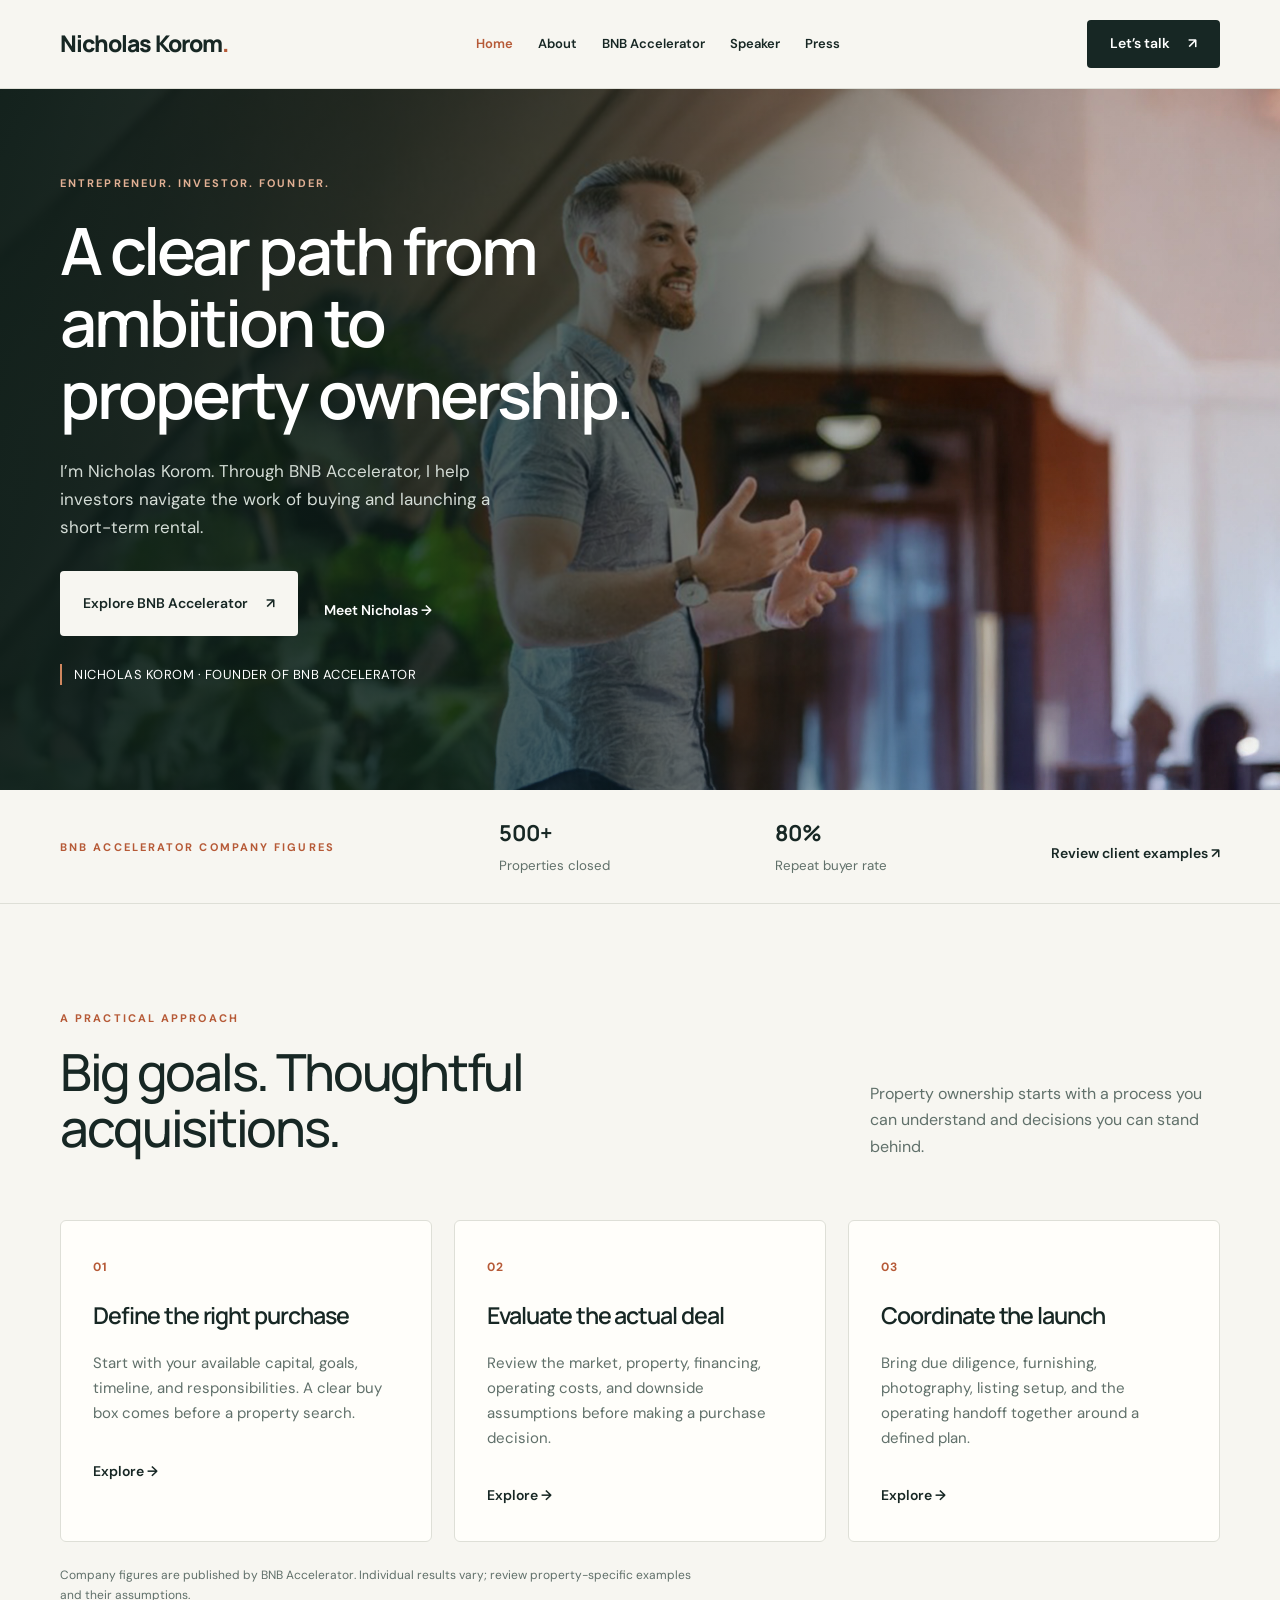
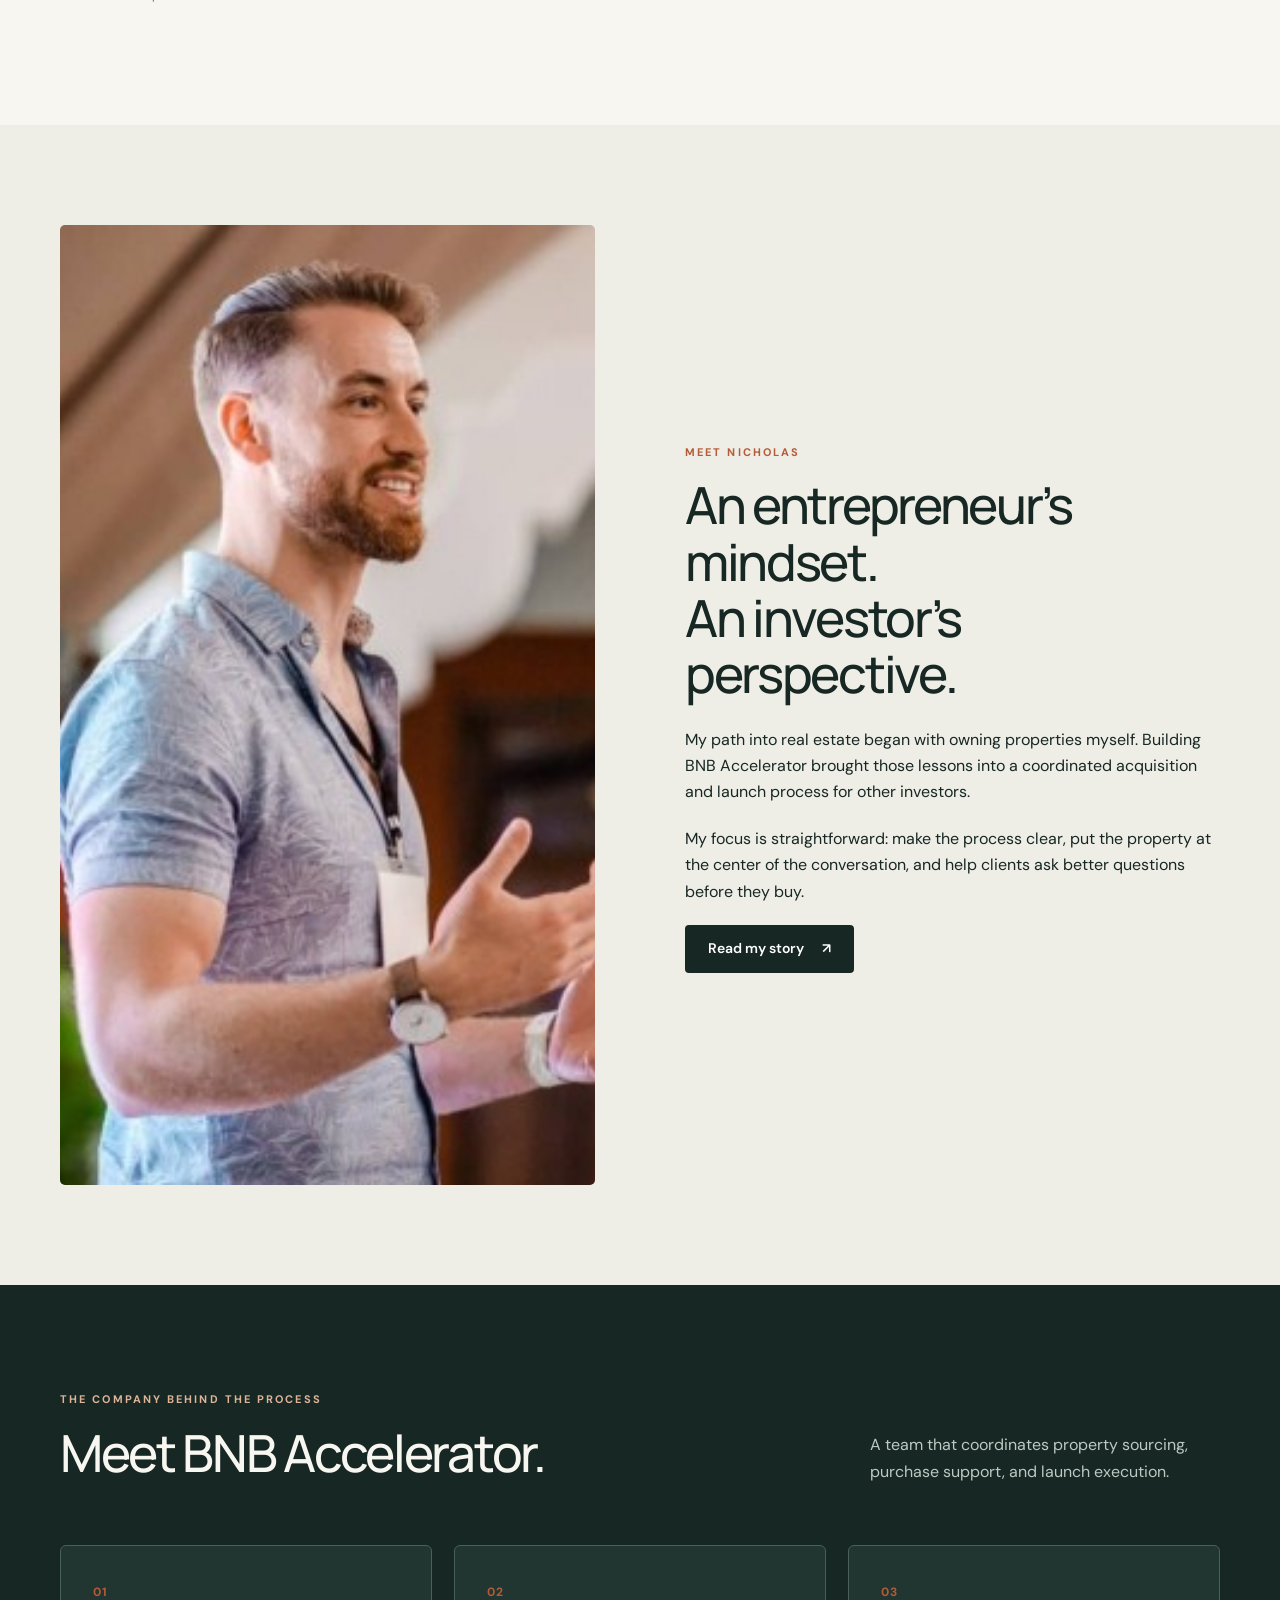
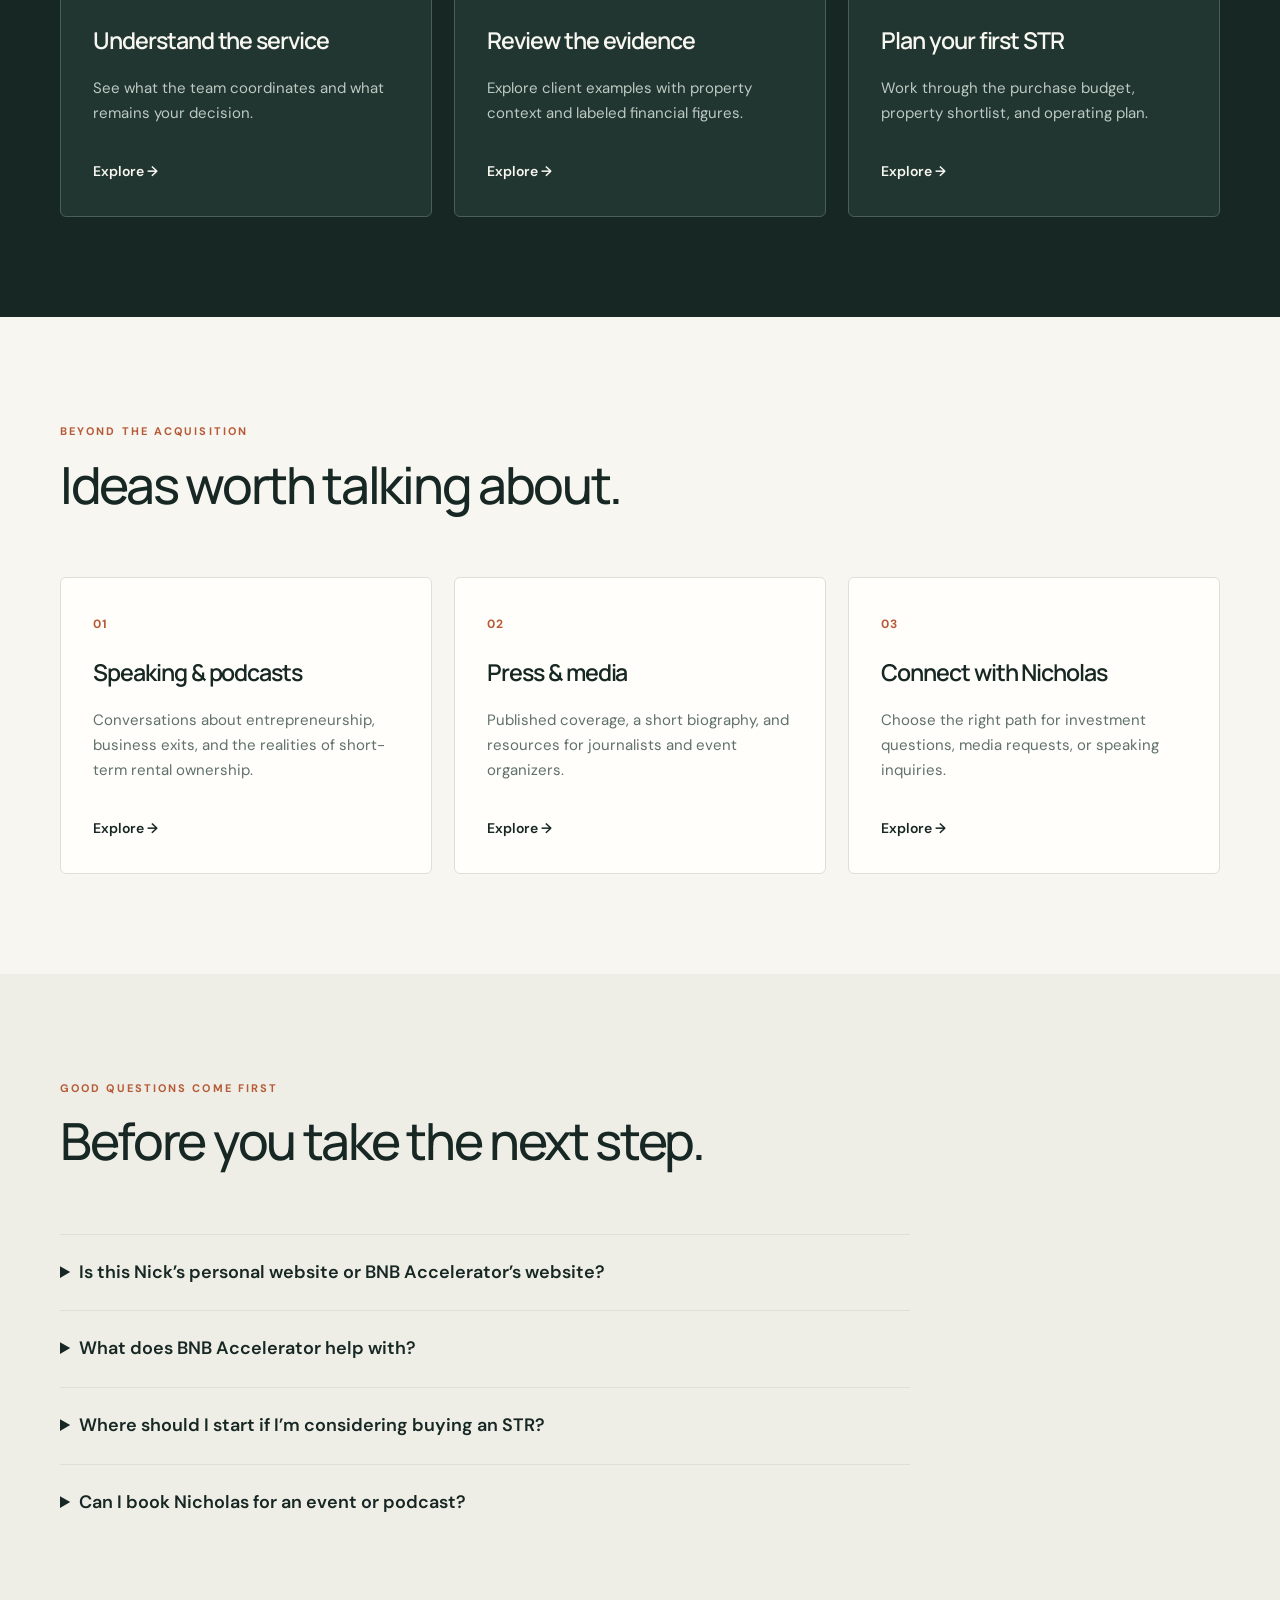
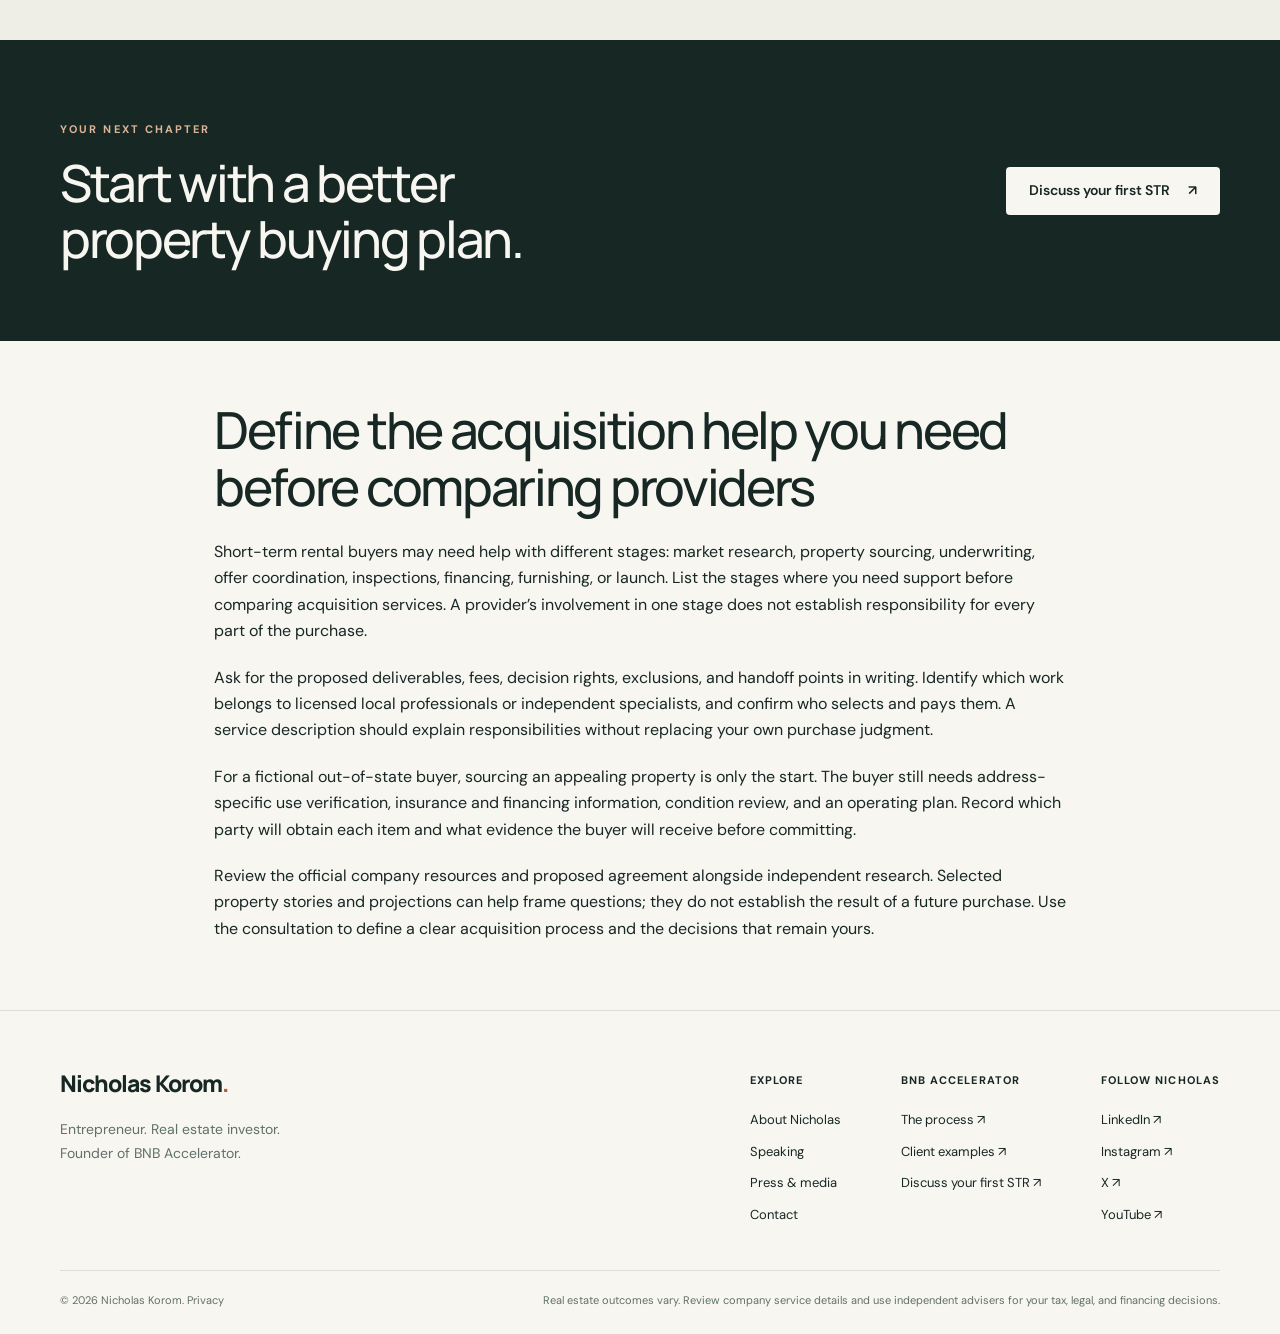
<file: index.html>
<!doctype html><html lang="en"><head><meta charset="utf-8"><meta name="viewport" content="width=device-width,initial-scale=1"><title>Nicholas Korom | Founder of BNB Accelerator</title><meta name="description" content="Meet Nicholas Korom, entrepreneur, real estate investor and founder of BNB Accelerator. Explore his approach, speaking topics, and short-term rental acquisition resources."><link rel="canonical" href="https://www.nickkorom.com/"><meta property="og:type" content="website"><meta property="og:title" content="Nicholas Korom | Founder of BNB Accelerator"><meta property="og:description" content="Meet Nicholas Korom, entrepreneur, real estate investor and founder of BNB Accelerator. Explore his approach, speaking topics, and short-term rental acquisition resources."><meta property="og:url" content="https://www.nickkorom.com/"><meta property="og:image" content="https://www.nickkorom.com/assets/nick-speaking.jpg"><meta name="twitter:card" content="summary_large_image"><meta name="theme-color" content="#172724"><link rel="icon" href="/assets/favicon.svg" type="image/svg+xml"><link rel="preconnect" href="https://fonts.googleapis.com"><link rel="preconnect" href="https://fonts.gstatic.com" crossorigin><link rel="stylesheet" href="/assets/site.css"><script type="application/ld+json">{"@context": "https://schema.org", "@graph": [{"@type": "Person", "@id": "https://www.nickkorom.com/#nicholas-korom", "name": "Nicholas Korom", "alternateName": "Nick Korom", "url": "https://www.nickkorom.com/", "image": "https://www.nickkorom.com/assets/nick-portrait.jpeg", "jobTitle": "Founder", "worksFor": {"@type": "Organization", "name": "BNB Accelerator", "url": "https://www.bnbaccelerator.com"}, "sameAs": ["https://www.linkedin.com/in/nickkorom/", "https://www.instagram.com/nicholaskorom/", "https://x.com/NicholasKorom"]}, {"@type": "WebSite", "@id": "https://www.nickkorom.com/#website", "name": "Nicholas Korom", "url": "https://www.nickkorom.com/"}, {"@type": "WebPage", "name": "Nicholas Korom | Founder of BNB Accelerator", "description": "Meet Nicholas Korom, entrepreneur, real estate investor and founder of BNB Accelerator. Explore his approach, speaking topics, and short-term rental acquisition resources.", "url": "https://www.nickkorom.com/", "isPartOf": {"@id": "https://www.nickkorom.com/#website"}, "about": {"@id": "https://www.nickkorom.com/#nicholas-korom"}}]}</script></head><body><a class="skip" href="#main">Skip to content</a><header><div class="wrap"><a class="brand" href="/">Nicholas Korom<span>.</span></a><nav aria-label="Main navigation"><a href="/" aria-current="page">Home</a><a href="/about/" >About</a><a href="/bnb-accelerator/" >BNB Accelerator</a><a href="/speaker/" >Speaker</a><a href="/press-media/" >Press</a></nav><a class="btn " href="/contact/">Let’s talk <span aria-hidden="true">↗</span></a><details class="mobile-menu"><summary>Menu ☰</summary><nav aria-label="Mobile navigation"><a href="/" aria-current="page">Home</a><a href="/about/" >About</a><a href="/bnb-accelerator/" >BNB Accelerator</a><a href="/speaker/" >Speaker</a><a href="/press-media/" >Press</a><a href="/contact/">Contact</a></nav></details></div></header><main id="main"><section class="hero"><img src="/assets/nick-speaking.jpg" width="1920" height="1080" alt="Nicholas Korom speaking about entrepreneurship and real estate" fetchpriority="high"><div class="wrap"><div class="hero-copy"><span class="eyebrow">Entrepreneur. Investor. Founder.</span><h1>A clear path from<br>ambition to<br>property ownership.</h1><p>I’m Nicholas Korom. Through BNB Accelerator, I help investors navigate the work of buying and launching a short-term rental.</p><div class="actions"><a class="btn light" href="/bnb-accelerator/">Explore BNB Accelerator <span aria-hidden="true">↗</span></a><a class="text-link" href="/about/">Meet Nicholas →</a></div><p class="name">NICHOLAS KOROM · FOUNDER OF BNB ACCELERATOR</p></div></div></section><div class="proof-bar"><div class="wrap"><span class="eyebrow label">BNB Accelerator company figures</span><div><strong>500+</strong><br><small>Properties closed</small></div><div><strong>80%</strong><br><small>Repeat buyer rate</small></div><a class="text-link" href="https://www.bnbaccelerator.com/case-studies/">Review client examples ↗</a></div></div><section class="section "><div class="wrap"><div class="section-title"><div><span class="eyebrow">A practical approach</span><h2>Big goals. Thoughtful acquisitions.</h2></div><p>Property ownership starts with a process you can understand and decisions you can stand behind.</p></div><div class="grid"><article class="card"><span class="num">01</span><h3>Define the right purchase</h3><p>Start with your available capital, goals, timeline, and responsibilities. A clear buy box comes before a property search.</p><a class=text-link href=https://www.bnbaccelerator.com/how-it-works/>Explore →</a></article><article class="card"><span class="num">02</span><h3>Evaluate the actual deal</h3><p>Review the market, property, financing, operating costs, and downside assumptions before making a purchase decision.</p><a class=text-link href=https://www.bnbaccelerator.com/case-studies/>Explore →</a></article><article class="card"><span class="num">03</span><h3>Coordinate the launch</h3><p>Bring due diligence, furnishing, photography, listing setup, and the operating handoff together around a defined plan.</p><a class=text-link href=https://www.bnbaccelerator.com/how-it-works/>Explore →</a></article></div><p class="small-note" style="margin-top:24px">Company figures are published by BNB Accelerator. Individual results vary; review property-specific examples and their assumptions.</p></div></section><section class="section alt"><div class="wrap"><div class="split"><img class="portrait" src="/assets/nick-portrait.jpeg" width="768" height="960" loading="lazy" alt="Portrait of Nicholas Korom"><div><span class="eyebrow">Meet Nicholas</span><h2>An entrepreneur’s mindset.<br>An investor’s perspective.</h2><p>My path into real estate began with owning properties myself. Building BNB Accelerator brought those lessons into a coordinated acquisition and launch process for other investors.</p><p>My focus is straightforward: make the process clear, put the property at the center of the conversation, and help clients ask better questions before they buy.</p><a class="btn " href="/about/">Read my story <span aria-hidden="true">↗</span></a></div></div></div></section><section class="section dark"><div class="wrap"><div class="section-title"><div><span class="eyebrow">The company behind the process</span><h2>Meet BNB Accelerator.</h2></div><p>A team that coordinates property sourcing, purchase support, and launch execution.</p></div><div class="grid"><article class="card"><span class="num">01</span><h3>Understand the service</h3><p>See what the team coordinates and what remains your decision.</p><a class=text-link href=https://www.bnbaccelerator.com/how-it-works/>Explore →</a></article><article class="card"><span class="num">02</span><h3>Review the evidence</h3><p>Explore client examples with property context and labeled financial figures.</p><a class=text-link href=https://www.bnbaccelerator.com/case-studies/>Explore →</a></article><article class="card"><span class="num">03</span><h3>Plan your first STR</h3><p>Work through the purchase budget, property shortlist, and operating plan.</p><a class=text-link href=https://www.bnbaccelerator.com/buy-short-term-rental/>Explore →</a></article></div></div></section><section class="section "><div class="wrap"><div class="section-title"><div><span class="eyebrow">Beyond the acquisition</span><h2>Ideas worth talking about.</h2></div><p></p></div><div class="grid"><article class="card"><span class="num">01</span><h3>Speaking & podcasts</h3><p>Conversations about entrepreneurship, business exits, and the realities of short-term rental ownership.</p><a class=text-link href=/speaker/>Explore →</a></article><article class="card"><span class="num">02</span><h3>Press & media</h3><p>Published coverage, a short biography, and resources for journalists and event organizers.</p><a class=text-link href=/press-media/>Explore →</a></article><article class="card"><span class="num">03</span><h3>Connect with Nicholas</h3><p>Choose the right path for investment questions, media requests, or speaking inquiries.</p><a class=text-link href=/contact/>Explore →</a></article></div></div></section><section class="section alt"><div class="wrap"><div class="section-title"><div><span class="eyebrow">Good questions come first</span><h2>Before you take the next step.</h2></div><p></p></div><div class="faq"><details><summary>Is this Nick’s personal website or BNB Accelerator’s website?</summary><p>This is Nicholas Korom’s personal website. BNB Accelerator’s website contains the company service details, client examples, and application process.</p></details><details><summary>What does BNB Accelerator help with?</summary><p>The company coordinates short-term rental sourcing, purchase support, and launch execution. You provide the capital, review the analysis, and approve material decisions.</p></details><details><summary>Where should I start if I’m considering buying an STR?</summary><p>Review the company process and client examples, then discuss your available capital, goals, timing, and operating expectations with the team.</p></details><details><summary>Can I book Nicholas for an event or podcast?</summary><p>Yes. Visit the Speaker page for topic ideas and the booking inquiry path.</p></details></div></div></section><section class="cta dark"><div class="wrap"><div><span class="eyebrow">Your next chapter</span><h2>Start with a better<br>property buying plan.</h2></div><a class="btn light" href="https://www.bnbaccelerator.com/apply/">Discuss your first STR <span aria-hidden="true">↗</span></a></div></section><!-- practical-depth:start --><section class="section practical-depth" aria-labelledby="practical-depth-title" style="padding:48px 0"><div class="container wrap" style="max-width:900px;margin:0 auto;padding:0 24px"><h2 id="practical-depth-title">Define the acquisition help you need before comparing providers</h2><p>Short-term rental buyers may need help with different stages: market research, property sourcing, underwriting, offer coordination, inspections, financing, furnishing, or launch. List the stages where you need support before comparing acquisition services. A provider’s involvement in one stage does not establish responsibility for every part of the purchase.</p><p>Ask for the proposed deliverables, fees, decision rights, exclusions, and handoff points in writing. Identify which work belongs to licensed local professionals or independent specialists, and confirm who selects and pays them. A service description should explain responsibilities without replacing your own purchase judgment.</p><p>For a fictional out-of-state buyer, sourcing an appealing property is only the start. The buyer still needs address-specific use verification, insurance and financing information, condition review, and an operating plan. Record which party will obtain each item and what evidence the buyer will receive before committing.</p><p>Review the official company resources and proposed agreement alongside independent research. Selected property stories and projections can help frame questions; they do not establish the result of a future purchase. Use the consultation to define a clear acquisition process and the decisions that remain yours.</p></div></section><!-- practical-depth:end --></main><footer><div class="wrap"><div class="footer-top"><div><a class="brand" href="/">Nicholas Korom<span>.</span></a><p>Entrepreneur. Real estate investor.<br>Founder of BNB Accelerator.</p></div><div class="footer-links"><div><strong>Explore</strong><a href="/about/">About Nicholas</a><a href="/speaker/">Speaking</a><a href="/press-media/">Press & media</a><a href="/contact/">Contact</a></div><div><strong>BNB Accelerator</strong><a href="https://www.bnbaccelerator.com/how-it-works/">The process ↗</a><a href="https://www.bnbaccelerator.com/case-studies/">Client examples ↗</a><a href="https://www.bnbaccelerator.com/apply/">Discuss your first STR ↗</a></div><div><strong>Follow Nicholas</strong><a href="https://www.linkedin.com/in/nickkorom/">LinkedIn ↗</a><a href="https://www.instagram.com/nicholaskorom/">Instagram ↗</a><a href="https://x.com/NicholasKorom">X ↗</a><a href="https://www.youtube.com/@mybnbaccelerator">YouTube ↗</a></div></div></div><div class="footer-bottom"><span>© 2026 Nicholas Korom. <a href="/privacy-policy/">Privacy</a></span><span>Real estate outcomes vary. Review company service details and use independent advisers for your tax, legal, and financing decisions.</span></div></div></footer></body></html>
</file>
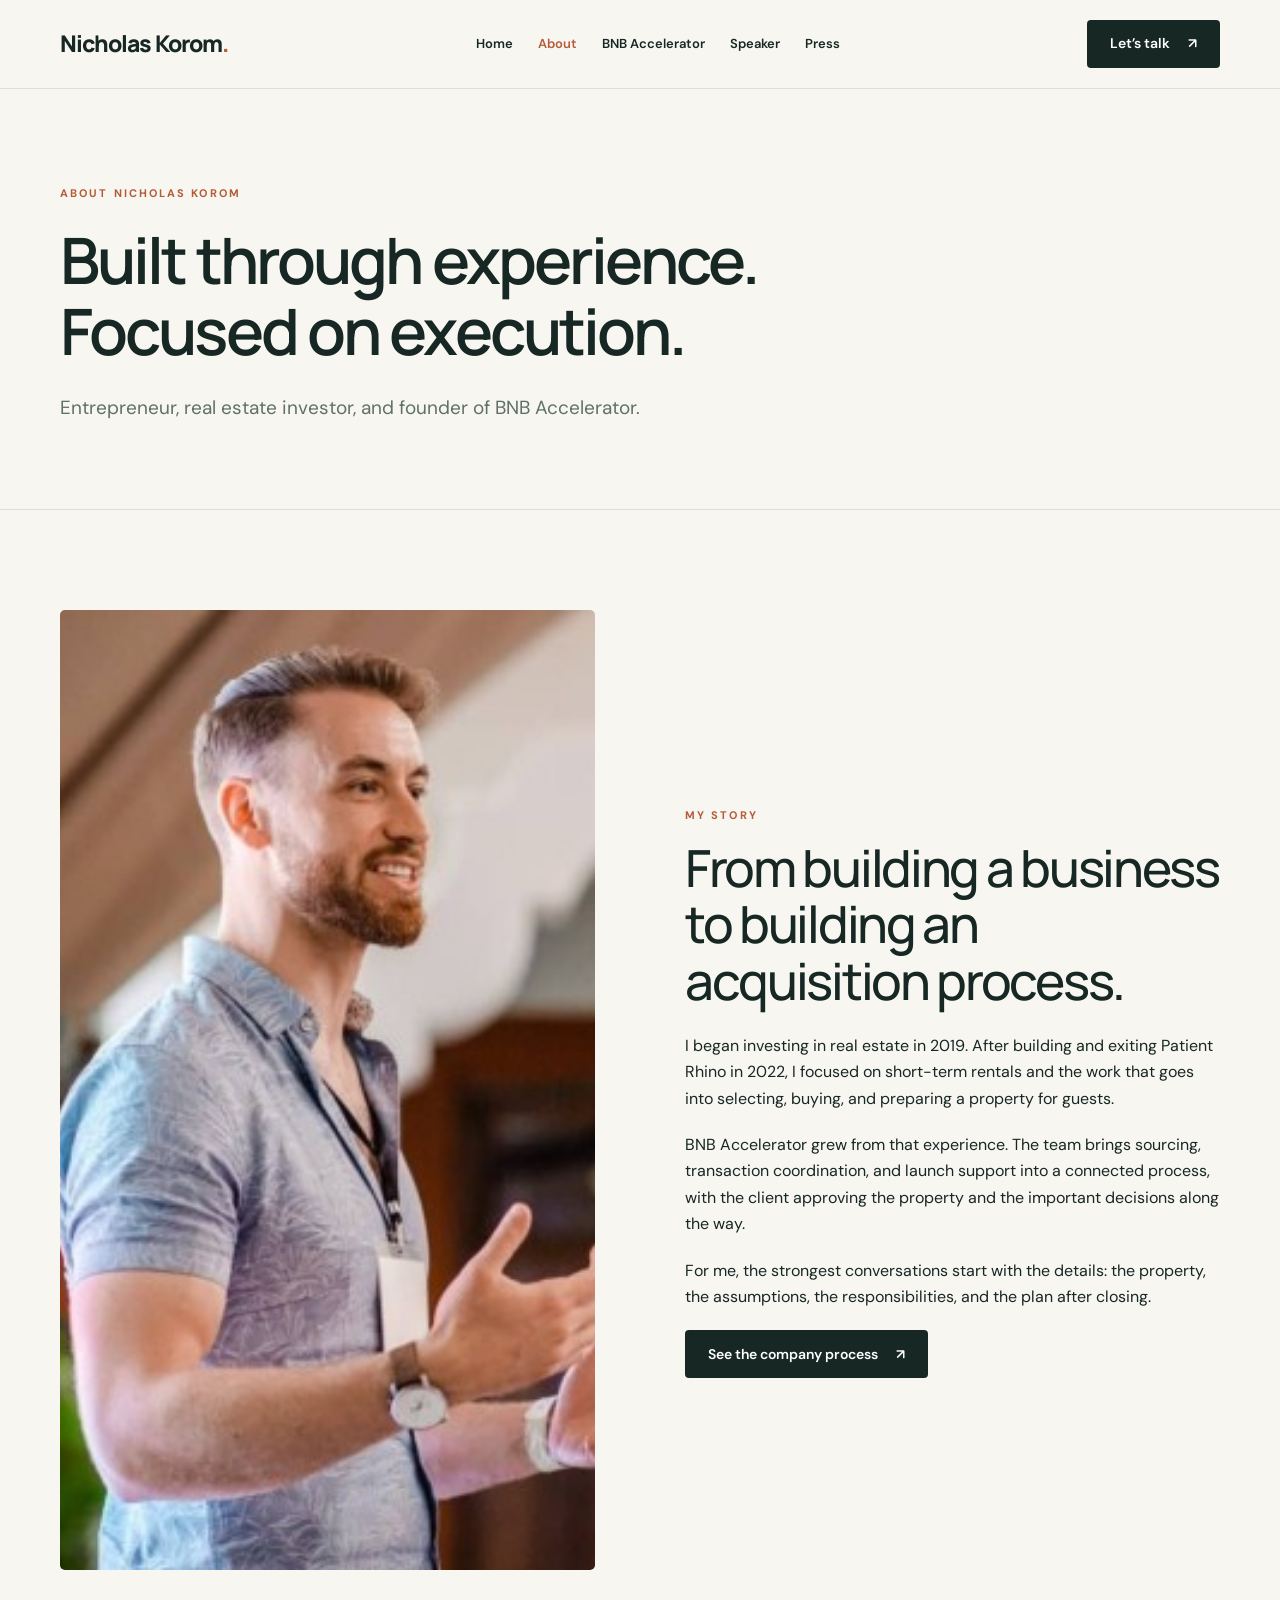
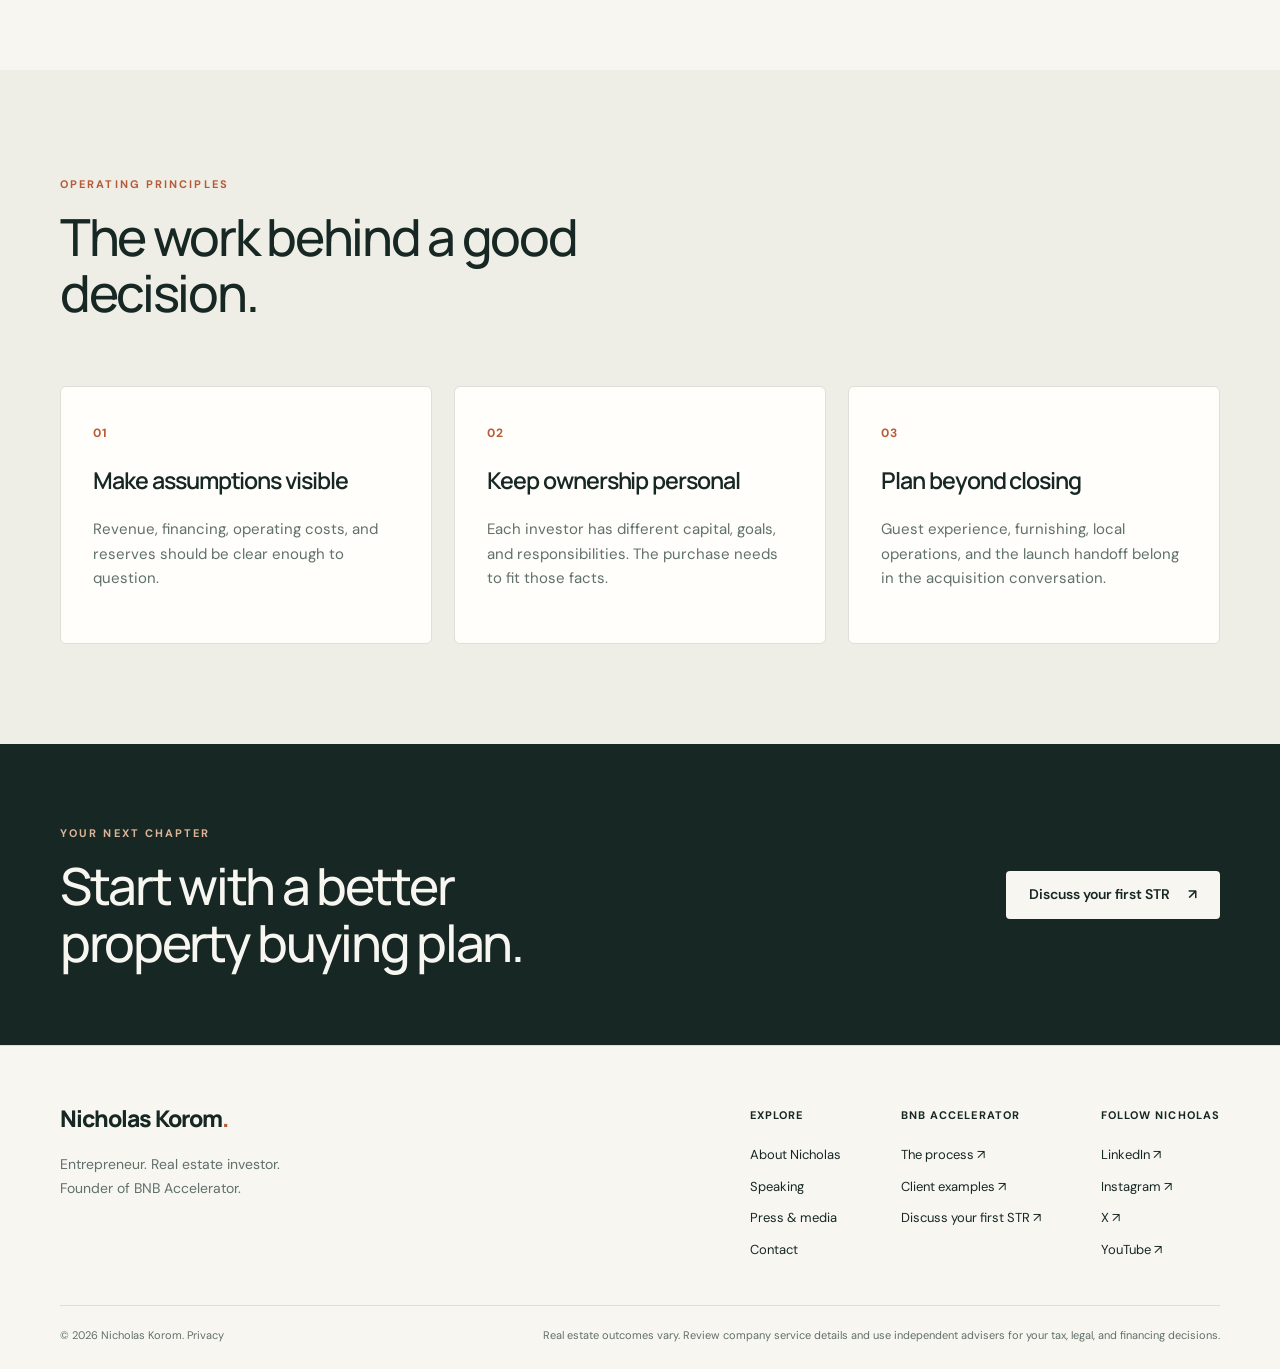
<file: about/index.html>
<!doctype html><html lang="en"><head><meta charset="utf-8"><meta name="viewport" content="width=device-width,initial-scale=1"><title>About Nicholas Korom | Entrepreneur &amp; BNB Accelerator Founder</title><meta name="description" content="Discover Nicholas Korom’s entrepreneurial background, real estate experience, and operating principles behind BNB Accelerator."><link rel="canonical" href="https://www.nickkorom.com/about/"><meta property="og:type" content="website"><meta property="og:title" content="About Nicholas Korom | Entrepreneur &amp; BNB Accelerator Founder"><meta property="og:description" content="Discover Nicholas Korom’s entrepreneurial background, real estate experience, and operating principles behind BNB Accelerator."><meta property="og:url" content="https://www.nickkorom.com/about/"><meta property="og:image" content="https://www.nickkorom.com/assets/nick-speaking.jpg"><meta name="twitter:card" content="summary_large_image"><meta name="theme-color" content="#172724"><link rel="icon" href="/assets/favicon.svg" type="image/svg+xml"><link rel="preconnect" href="https://fonts.googleapis.com"><link rel="preconnect" href="https://fonts.gstatic.com" crossorigin><link rel="stylesheet" href="/assets/site.css"><script type="application/ld+json">{"@context": "https://schema.org", "@graph": [{"@type": "Person", "@id": "https://www.nickkorom.com/#nicholas-korom", "name": "Nicholas Korom", "alternateName": "Nick Korom", "url": "https://www.nickkorom.com/", "image": "https://www.nickkorom.com/assets/nick-portrait.jpeg", "jobTitle": "Founder", "worksFor": {"@type": "Organization", "name": "BNB Accelerator", "url": "https://www.bnbaccelerator.com"}, "sameAs": ["https://www.linkedin.com/in/nickkorom/", "https://www.instagram.com/nicholaskorom/", "https://x.com/NicholasKorom"]}, {"@type": "WebSite", "@id": "https://www.nickkorom.com/#website", "name": "Nicholas Korom", "url": "https://www.nickkorom.com/"}, {"@type": "WebPage", "name": "About Nicholas Korom | Entrepreneur & BNB Accelerator Founder", "description": "Discover Nicholas Korom\u2019s entrepreneurial background, real estate experience, and operating principles behind BNB Accelerator.", "url": "https://www.nickkorom.com/about/", "isPartOf": {"@id": "https://www.nickkorom.com/#website"}, "about": {"@id": "https://www.nickkorom.com/#nicholas-korom"}}]}</script></head><body><a class="skip" href="#main">Skip to content</a><header><div class="wrap"><a class="brand" href="/">Nicholas Korom<span>.</span></a><nav aria-label="Main navigation"><a href="/" >Home</a><a href="/about/" aria-current="page">About</a><a href="/bnb-accelerator/" >BNB Accelerator</a><a href="/speaker/" >Speaker</a><a href="/press-media/" >Press</a></nav><a class="btn " href="/contact/">Let’s talk <span aria-hidden="true">↗</span></a><details class="mobile-menu"><summary>Menu ☰</summary><nav aria-label="Mobile navigation"><a href="/" >Home</a><a href="/about/" aria-current="page">About</a><a href="/bnb-accelerator/" >BNB Accelerator</a><a href="/speaker/" >Speaker</a><a href="/press-media/" >Press</a><a href="/contact/">Contact</a></nav></details></div></header><main id="main"><section class="page-hero"><div class="wrap"><span class="eyebrow">About Nicholas Korom</span><h1>Built through experience.<br>Focused on execution.</h1><p>Entrepreneur, real estate investor, and founder of BNB Accelerator.</p></div></section><section class="section "><div class="wrap"><div class="split"><img class="portrait" src="/assets/nick-portrait.jpeg" width="768" height="960" alt="Nicholas Korom" fetchpriority="high"><div><span class="eyebrow">My story</span><h2>From building a business to building an acquisition process.</h2><p>I began investing in real estate in 2019. After building and exiting Patient Rhino in 2022, I focused on short-term rentals and the work that goes into selecting, buying, and preparing a property for guests.</p><p>BNB Accelerator grew from that experience. The team brings sourcing, transaction coordination, and launch support into a connected process, with the client approving the property and the important decisions along the way.</p><p>For me, the strongest conversations start with the details: the property, the assumptions, the responsibilities, and the plan after closing.</p><a class="btn " href="https://www.bnbaccelerator.com/how-it-works/">See the company process <span aria-hidden="true">↗</span></a></div></div></div></section><section class="section alt"><div class="wrap"><div class="section-title"><div><span class="eyebrow">Operating principles</span><h2>The work behind a good decision.</h2></div><p></p></div><div class="grid"><article class="card"><span class="num">01</span><h3>Make assumptions visible</h3><p>Revenue, financing, operating costs, and reserves should be clear enough to question.</p></article><article class="card"><span class="num">02</span><h3>Keep ownership personal</h3><p>Each investor has different capital, goals, and responsibilities. The purchase needs to fit those facts.</p></article><article class="card"><span class="num">03</span><h3>Plan beyond closing</h3><p>Guest experience, furnishing, local operations, and the launch handoff belong in the acquisition conversation.</p></article></div></div></section><section class="cta dark"><div class="wrap"><div><span class="eyebrow">Your next chapter</span><h2>Start with a better<br>property buying plan.</h2></div><a class="btn light" href="https://www.bnbaccelerator.com/apply/">Discuss your first STR <span aria-hidden="true">↗</span></a></div></section></main><footer><div class="wrap"><div class="footer-top"><div><a class="brand" href="/">Nicholas Korom<span>.</span></a><p>Entrepreneur. Real estate investor.<br>Founder of BNB Accelerator.</p></div><div class="footer-links"><div><strong>Explore</strong><a href="/about/">About Nicholas</a><a href="/speaker/">Speaking</a><a href="/press-media/">Press & media</a><a href="/contact/">Contact</a></div><div><strong>BNB Accelerator</strong><a href="https://www.bnbaccelerator.com/how-it-works/">The process ↗</a><a href="https://www.bnbaccelerator.com/case-studies/">Client examples ↗</a><a href="https://www.bnbaccelerator.com/apply/">Discuss your first STR ↗</a></div><div><strong>Follow Nicholas</strong><a href="https://www.linkedin.com/in/nickkorom/">LinkedIn ↗</a><a href="https://www.instagram.com/nicholaskorom/">Instagram ↗</a><a href="https://x.com/NicholasKorom">X ↗</a><a href="https://www.youtube.com/@mybnbaccelerator">YouTube ↗</a></div></div></div><div class="footer-bottom"><span>© 2026 Nicholas Korom. <a href="/privacy-policy/">Privacy</a></span><span>Real estate outcomes vary. Review company service details and use independent advisers for your tax, legal, and financing decisions.</span></div></div></footer></body></html>
</file>
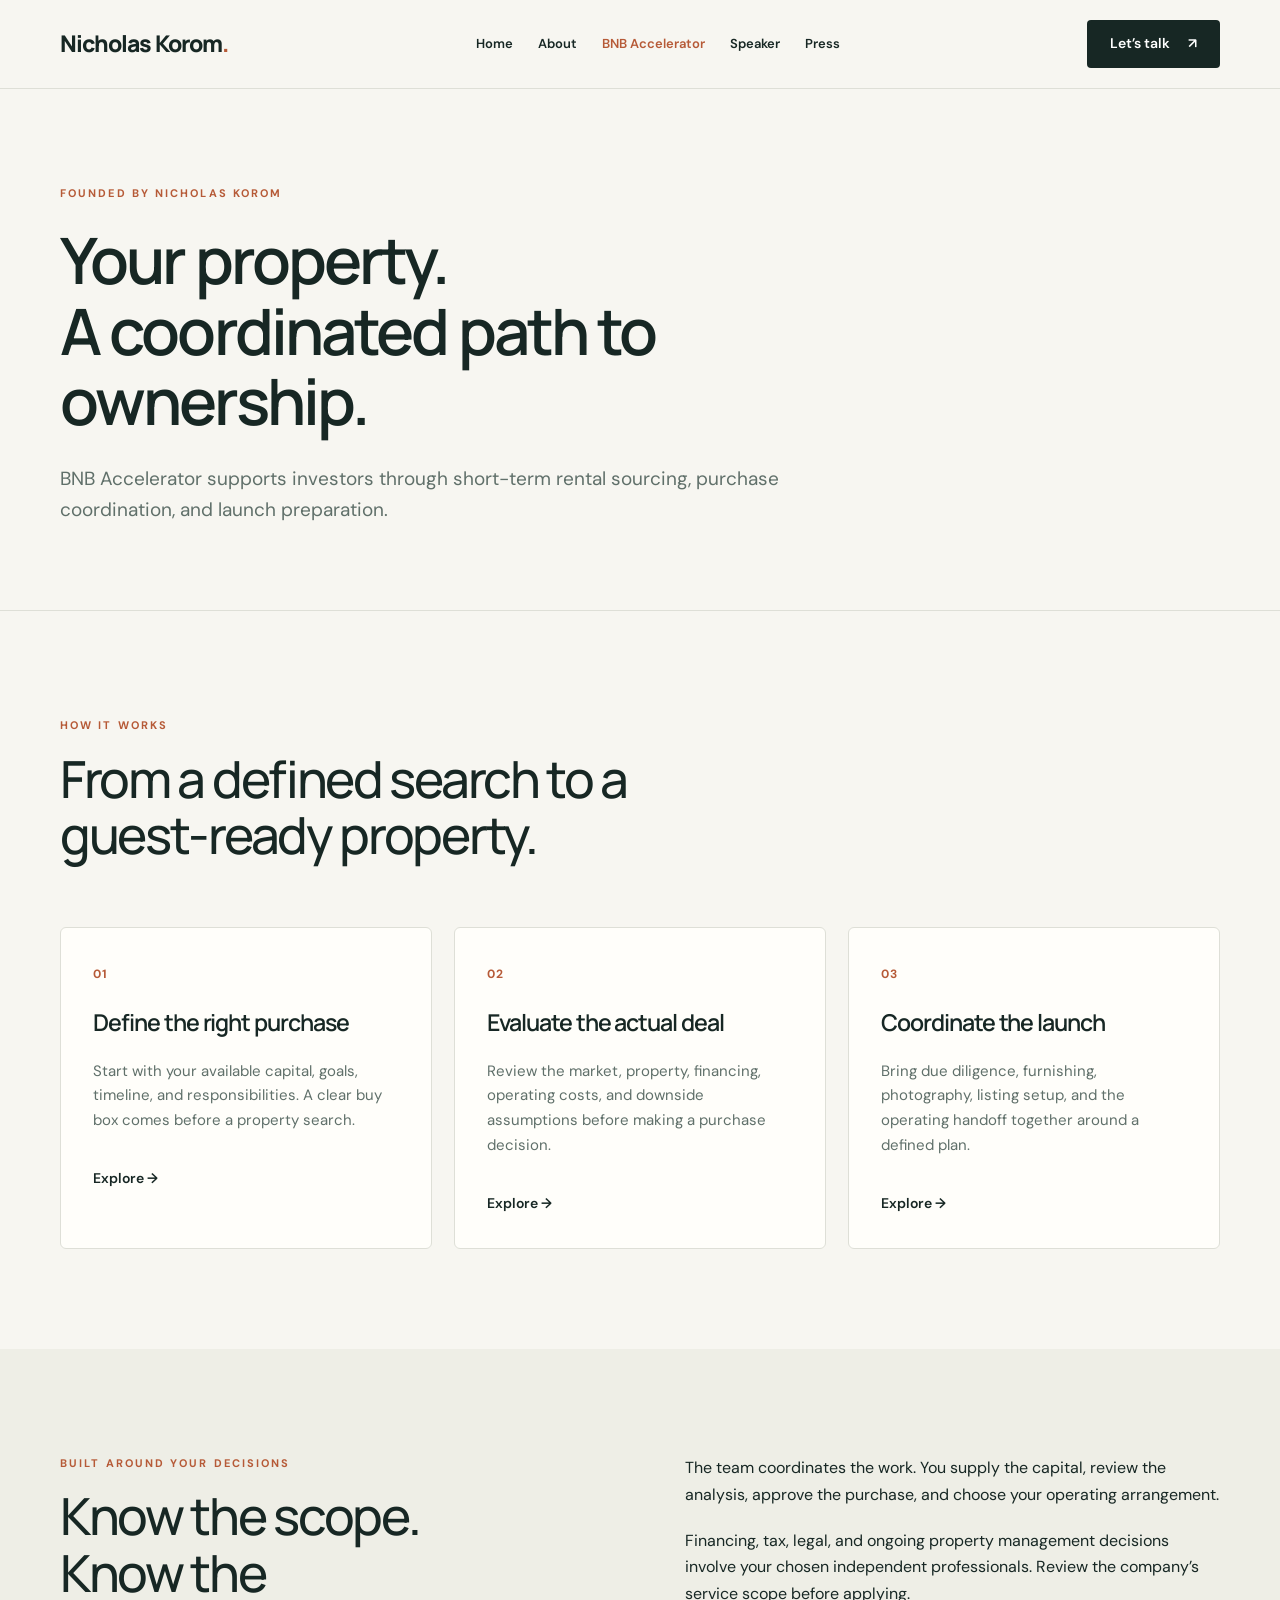
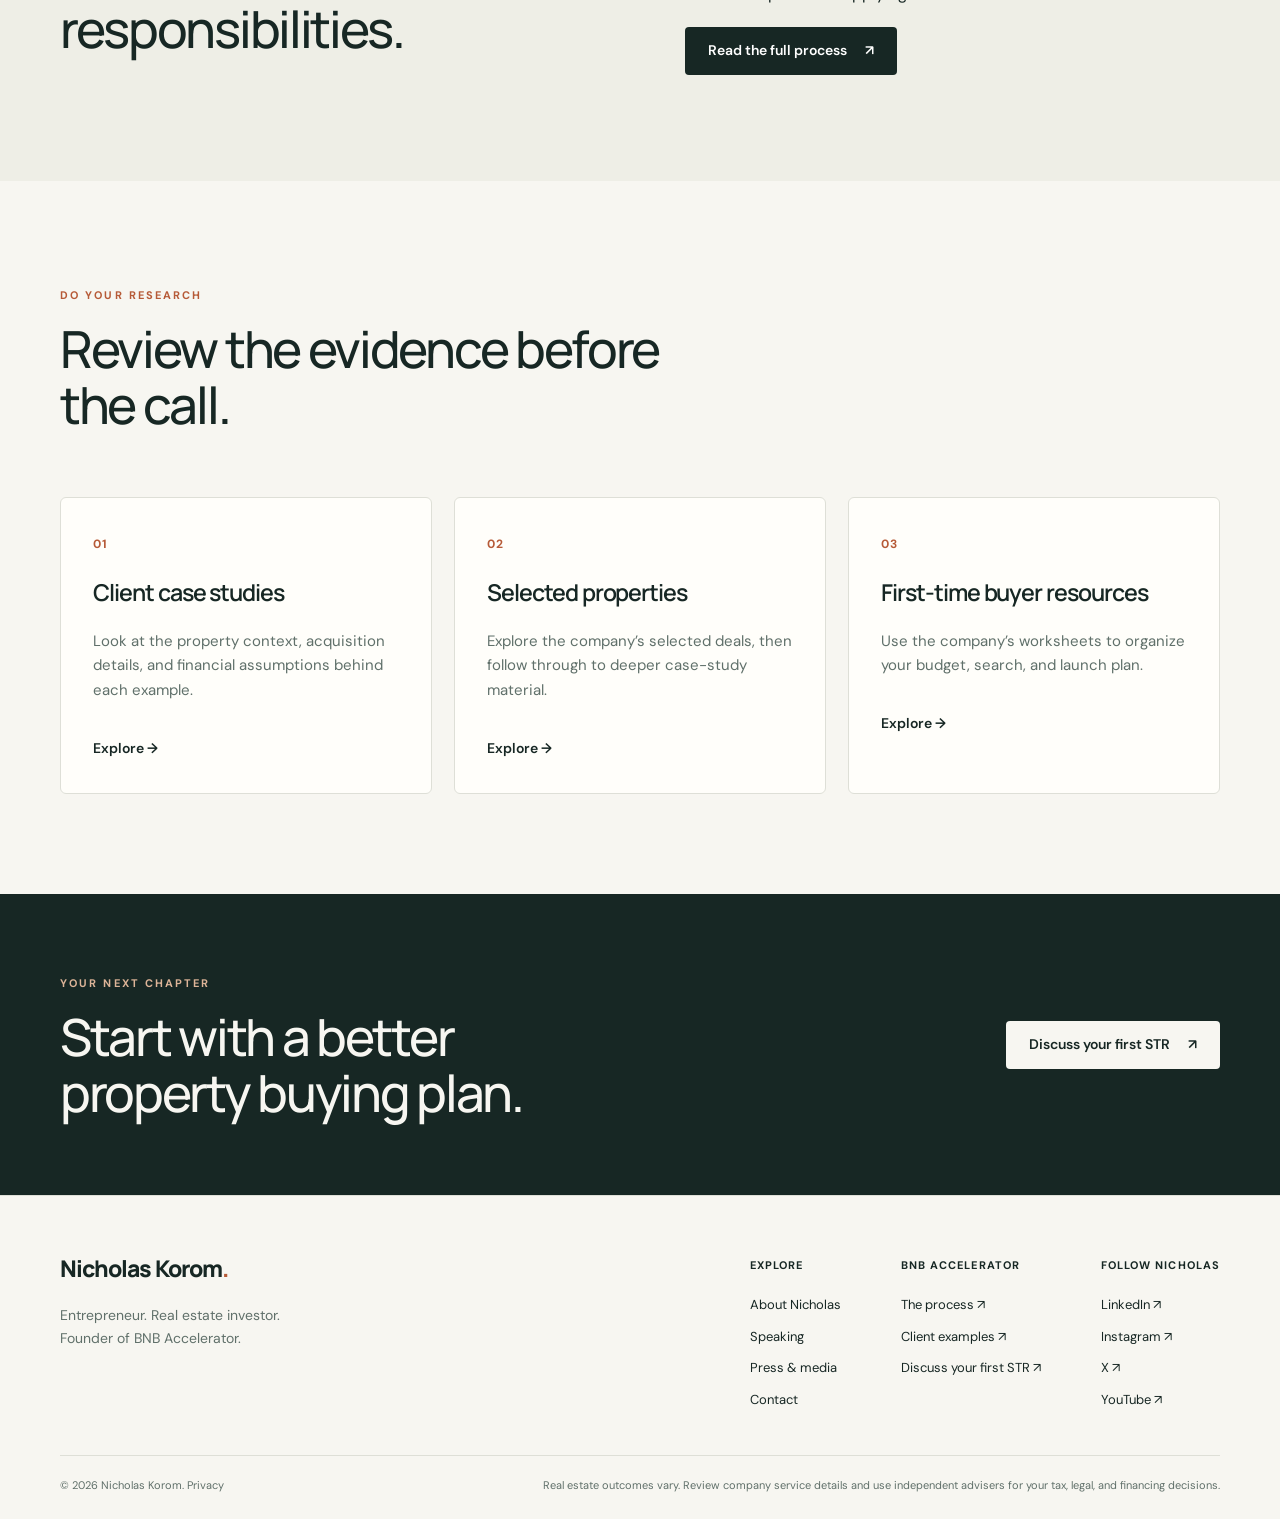
<file: bnb-accelerator/index.html>
<!doctype html><html lang="en"><head><meta charset="utf-8"><meta name="viewport" content="width=device-width,initial-scale=1"><title>BNB Accelerator | Nicholas Korom’s STR Acquisition Company</title><meta name="description" content="Explore BNB Accelerator’s short-term rental sourcing, purchase coordination, launch support, and client examples."><link rel="canonical" href="https://www.nickkorom.com/bnb-accelerator/"><meta property="og:type" content="website"><meta property="og:title" content="BNB Accelerator | Nicholas Korom’s STR Acquisition Company"><meta property="og:description" content="Explore BNB Accelerator’s short-term rental sourcing, purchase coordination, launch support, and client examples."><meta property="og:url" content="https://www.nickkorom.com/bnb-accelerator/"><meta property="og:image" content="https://www.nickkorom.com/assets/nick-speaking.jpg"><meta name="twitter:card" content="summary_large_image"><meta name="theme-color" content="#172724"><link rel="icon" href="/assets/favicon.svg" type="image/svg+xml"><link rel="preconnect" href="https://fonts.googleapis.com"><link rel="preconnect" href="https://fonts.gstatic.com" crossorigin><link rel="stylesheet" href="/assets/site.css"><script type="application/ld+json">{"@context": "https://schema.org", "@graph": [{"@type": "Person", "@id": "https://www.nickkorom.com/#nicholas-korom", "name": "Nicholas Korom", "alternateName": "Nick Korom", "url": "https://www.nickkorom.com/", "image": "https://www.nickkorom.com/assets/nick-portrait.jpeg", "jobTitle": "Founder", "worksFor": {"@type": "Organization", "name": "BNB Accelerator", "url": "https://www.bnbaccelerator.com"}, "sameAs": ["https://www.linkedin.com/in/nickkorom/", "https://www.instagram.com/nicholaskorom/", "https://x.com/NicholasKorom"]}, {"@type": "WebSite", "@id": "https://www.nickkorom.com/#website", "name": "Nicholas Korom", "url": "https://www.nickkorom.com/"}, {"@type": "WebPage", "name": "BNB Accelerator | Nicholas Korom\u2019s STR Acquisition Company", "description": "Explore BNB Accelerator\u2019s short-term rental sourcing, purchase coordination, launch support, and client examples.", "url": "https://www.nickkorom.com/bnb-accelerator/", "isPartOf": {"@id": "https://www.nickkorom.com/#website"}, "about": {"@id": "https://www.nickkorom.com/#nicholas-korom"}}]}</script></head><body><a class="skip" href="#main">Skip to content</a><header><div class="wrap"><a class="brand" href="/">Nicholas Korom<span>.</span></a><nav aria-label="Main navigation"><a href="/" >Home</a><a href="/about/" >About</a><a href="/bnb-accelerator/" aria-current="page">BNB Accelerator</a><a href="/speaker/" >Speaker</a><a href="/press-media/" >Press</a></nav><a class="btn " href="/contact/">Let’s talk <span aria-hidden="true">↗</span></a><details class="mobile-menu"><summary>Menu ☰</summary><nav aria-label="Mobile navigation"><a href="/" >Home</a><a href="/about/" >About</a><a href="/bnb-accelerator/" aria-current="page">BNB Accelerator</a><a href="/speaker/" >Speaker</a><a href="/press-media/" >Press</a><a href="/contact/">Contact</a></nav></details></div></header><main id="main"><section class="page-hero"><div class="wrap"><span class="eyebrow">Founded by Nicholas Korom</span><h1>Your property.<br>A coordinated path to ownership.</h1><p>BNB Accelerator supports investors through short-term rental sourcing, purchase coordination, and launch preparation.</p></div></section><section class="section "><div class="wrap"><div class="section-title"><div><span class="eyebrow">How it works</span><h2>From a defined search to a guest-ready property.</h2></div><p></p></div><div class="grid"><article class="card"><span class="num">01</span><h3>Define the right purchase</h3><p>Start with your available capital, goals, timeline, and responsibilities. A clear buy box comes before a property search.</p><a class=text-link href=https://www.bnbaccelerator.com/how-it-works/>Explore →</a></article><article class="card"><span class="num">02</span><h3>Evaluate the actual deal</h3><p>Review the market, property, financing, operating costs, and downside assumptions before making a purchase decision.</p><a class=text-link href=https://www.bnbaccelerator.com/case-studies/>Explore →</a></article><article class="card"><span class="num">03</span><h3>Coordinate the launch</h3><p>Bring due diligence, furnishing, photography, listing setup, and the operating handoff together around a defined plan.</p><a class=text-link href=https://www.bnbaccelerator.com/how-it-works/>Explore →</a></article></div></div></section><section class="section alt"><div class="wrap"><div class="split"><div><span class="eyebrow">Built around your decisions</span><h2>Know the scope.<br>Know the responsibilities.</h2></div><div><p>The team coordinates the work. You supply the capital, review the analysis, approve the purchase, and choose your operating arrangement.</p><p>Financing, tax, legal, and ongoing property management decisions involve your chosen independent professionals. Review the company’s service scope before applying.</p><a class="btn " href="https://www.bnbaccelerator.com/how-it-works/">Read the full process <span aria-hidden="true">↗</span></a></div></div></div></section><section class="section "><div class="wrap"><div class="section-title"><div><span class="eyebrow">Do your research</span><h2>Review the evidence before the call.</h2></div><p></p></div><div class="grid"><article class="card"><span class="num">01</span><h3>Client case studies</h3><p>Look at the property context, acquisition details, and financial assumptions behind each example.</p><a class=text-link href=https://www.bnbaccelerator.com/case-studies/>Explore →</a></article><article class="card"><span class="num">02</span><h3>Selected properties</h3><p>Explore the company’s selected deals, then follow through to deeper case-study material.</p><a class=text-link href=https://www.bnbaccelerator.com/deals/>Explore →</a></article><article class="card"><span class="num">03</span><h3>First-time buyer resources</h3><p>Use the company’s worksheets to organize your budget, search, and launch plan.</p><a class=text-link href=https://www.bnbaccelerator.com/buy-short-term-rental/>Explore →</a></article></div></div></section><section class="cta dark"><div class="wrap"><div><span class="eyebrow">Your next chapter</span><h2>Start with a better<br>property buying plan.</h2></div><a class="btn light" href="https://www.bnbaccelerator.com/apply/">Discuss your first STR <span aria-hidden="true">↗</span></a></div></section></main><footer><div class="wrap"><div class="footer-top"><div><a class="brand" href="/">Nicholas Korom<span>.</span></a><p>Entrepreneur. Real estate investor.<br>Founder of BNB Accelerator.</p></div><div class="footer-links"><div><strong>Explore</strong><a href="/about/">About Nicholas</a><a href="/speaker/">Speaking</a><a href="/press-media/">Press & media</a><a href="/contact/">Contact</a></div><div><strong>BNB Accelerator</strong><a href="https://www.bnbaccelerator.com/how-it-works/">The process ↗</a><a href="https://www.bnbaccelerator.com/case-studies/">Client examples ↗</a><a href="https://www.bnbaccelerator.com/apply/">Discuss your first STR ↗</a></div><div><strong>Follow Nicholas</strong><a href="https://www.linkedin.com/in/nickkorom/">LinkedIn ↗</a><a href="https://www.instagram.com/nicholaskorom/">Instagram ↗</a><a href="https://x.com/NicholasKorom">X ↗</a><a href="https://www.youtube.com/@mybnbaccelerator">YouTube ↗</a></div></div></div><div class="footer-bottom"><span>© 2026 Nicholas Korom. <a href="/privacy-policy/">Privacy</a></span><span>Real estate outcomes vary. Review company service details and use independent advisers for your tax, legal, and financing decisions.</span></div></div></footer></body></html>
</file>
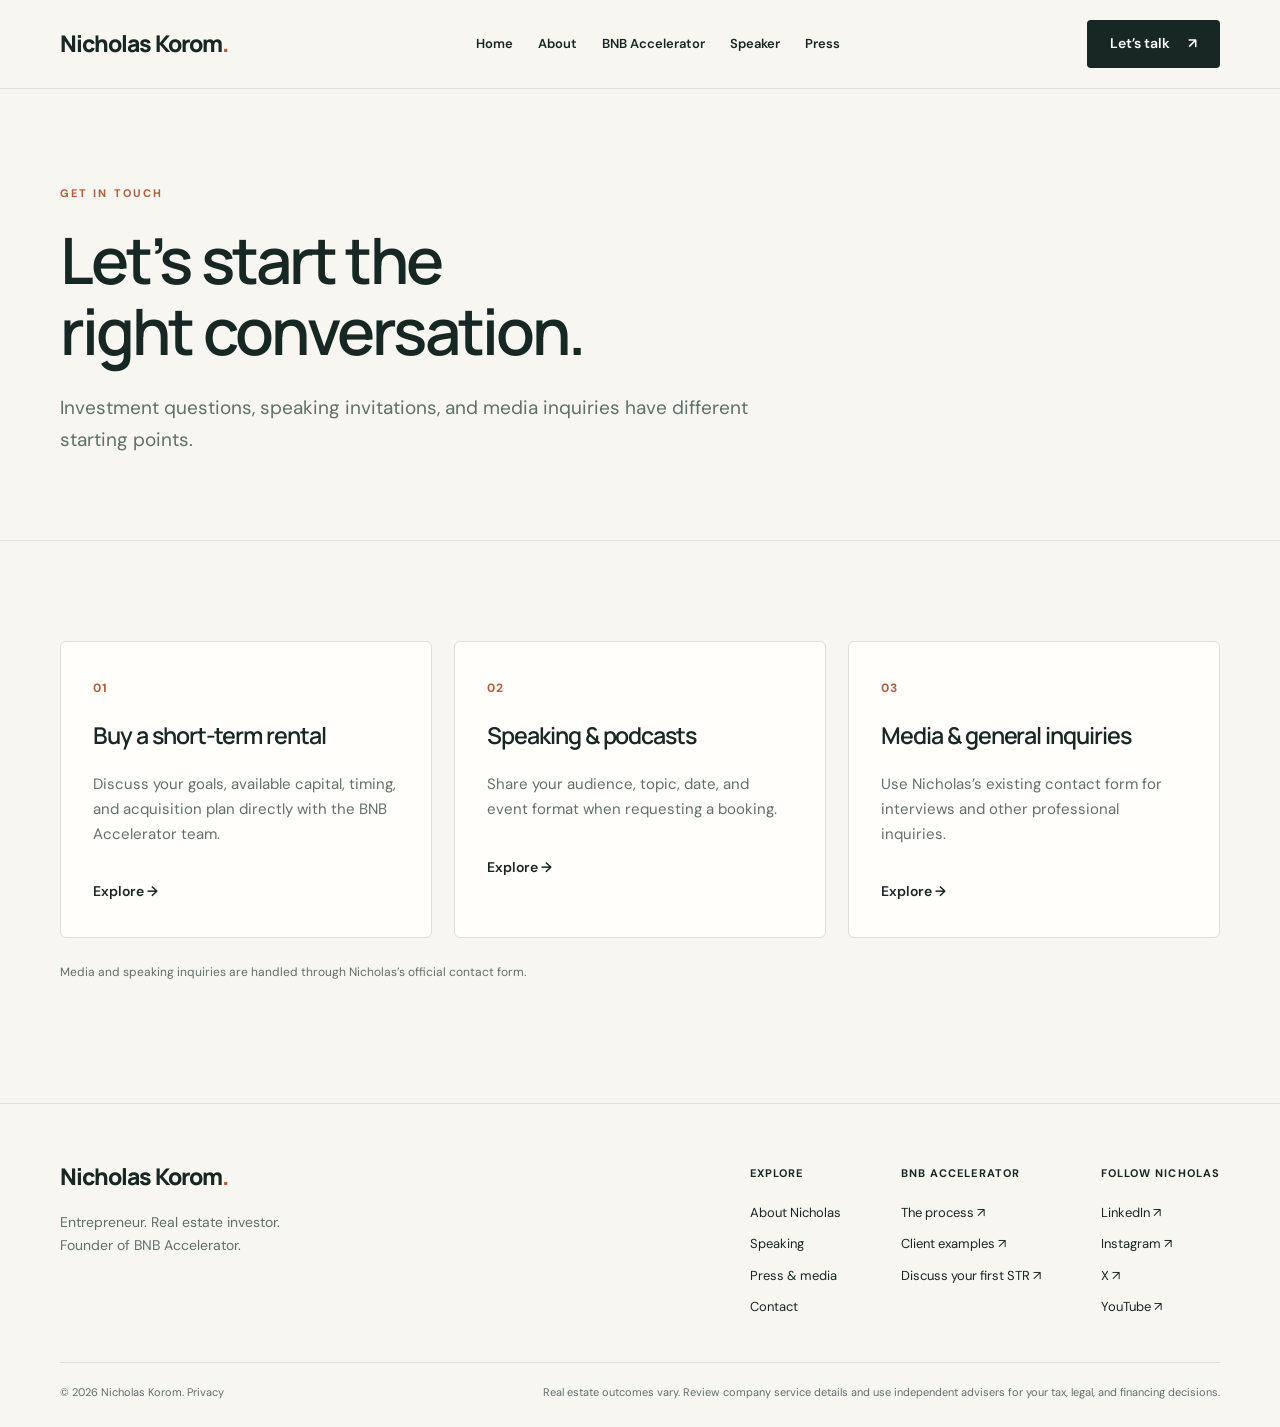
<file: contact/index.html>
<!doctype html><html lang="en"><head><meta charset="utf-8"><meta name="viewport" content="width=device-width,initial-scale=1"><title>Contact Nicholas Korom | BNB Accelerator, Speaking &amp; Media</title><meta name="description" content="Connect with Nicholas Korom for speaking and media, or discuss your short-term rental acquisition with BNB Accelerator."><link rel="canonical" href="https://www.nickkorom.com/contact/"><meta property="og:type" content="website"><meta property="og:title" content="Contact Nicholas Korom | BNB Accelerator, Speaking &amp; Media"><meta property="og:description" content="Connect with Nicholas Korom for speaking and media, or discuss your short-term rental acquisition with BNB Accelerator."><meta property="og:url" content="https://www.nickkorom.com/contact/"><meta property="og:image" content="https://www.nickkorom.com/assets/nick-speaking.jpg"><meta name="twitter:card" content="summary_large_image"><meta name="theme-color" content="#172724"><link rel="icon" href="/assets/favicon.svg" type="image/svg+xml"><link rel="preconnect" href="https://fonts.googleapis.com"><link rel="preconnect" href="https://fonts.gstatic.com" crossorigin><link rel="stylesheet" href="/assets/site.css"><script type="application/ld+json">{"@context": "https://schema.org", "@graph": [{"@type": "Person", "@id": "https://www.nickkorom.com/#nicholas-korom", "name": "Nicholas Korom", "alternateName": "Nick Korom", "url": "https://www.nickkorom.com/", "image": "https://www.nickkorom.com/assets/nick-portrait.jpeg", "jobTitle": "Founder", "worksFor": {"@type": "Organization", "name": "BNB Accelerator", "url": "https://www.bnbaccelerator.com"}, "sameAs": ["https://www.linkedin.com/in/nickkorom/", "https://www.instagram.com/nicholaskorom/", "https://x.com/NicholasKorom"]}, {"@type": "WebSite", "@id": "https://www.nickkorom.com/#website", "name": "Nicholas Korom", "url": "https://www.nickkorom.com/"}, {"@type": "WebPage", "name": "Contact Nicholas Korom | BNB Accelerator, Speaking & Media", "description": "Connect with Nicholas Korom for speaking and media, or discuss your short-term rental acquisition with BNB Accelerator.", "url": "https://www.nickkorom.com/contact/", "isPartOf": {"@id": "https://www.nickkorom.com/#website"}, "about": {"@id": "https://www.nickkorom.com/#nicholas-korom"}}]}</script></head><body><a class="skip" href="#main">Skip to content</a><header><div class="wrap"><a class="brand" href="/">Nicholas Korom<span>.</span></a><nav aria-label="Main navigation"><a href="/" >Home</a><a href="/about/" >About</a><a href="/bnb-accelerator/" >BNB Accelerator</a><a href="/speaker/" >Speaker</a><a href="/press-media/" >Press</a></nav><a class="btn " href="/contact/">Let’s talk <span aria-hidden="true">↗</span></a><details class="mobile-menu"><summary>Menu ☰</summary><nav aria-label="Mobile navigation"><a href="/" >Home</a><a href="/about/" >About</a><a href="/bnb-accelerator/" >BNB Accelerator</a><a href="/speaker/" >Speaker</a><a href="/press-media/" >Press</a><a href="/contact/">Contact</a></nav></details></div></header><main id="main"><section class="page-hero"><div class="wrap"><span class="eyebrow">Get in touch</span><h1>Let’s start the<br>right conversation.</h1><p>Investment questions, speaking invitations, and media inquiries have different starting points.</p></div></section><section class="section "><div class="wrap"><div class="grid"><article class="card"><span class="num">01</span><h3>Buy a short-term rental</h3><p>Discuss your goals, available capital, timing, and acquisition plan directly with the BNB Accelerator team.</p><a class=text-link href=https://www.bnbaccelerator.com/apply/>Explore →</a></article><article class="card"><span class="num">02</span><h3>Speaking & podcasts</h3><p>Share your audience, topic, date, and event format when requesting a booking.</p><a class=text-link href=https://www.nickkorom.com/contact/>Explore →</a></article><article class="card"><span class="num">03</span><h3>Media & general inquiries</h3><p>Use Nicholas’s existing contact form for interviews and other professional inquiries.</p><a class=text-link href=https://www.nickkorom.com/contact/>Explore →</a></article></div><p class="small-note" style="margin-top:25px">Media and speaking inquiries are handled through Nicholas’s official contact form.</p></div></section></main><footer><div class="wrap"><div class="footer-top"><div><a class="brand" href="/">Nicholas Korom<span>.</span></a><p>Entrepreneur. Real estate investor.<br>Founder of BNB Accelerator.</p></div><div class="footer-links"><div><strong>Explore</strong><a href="/about/">About Nicholas</a><a href="/speaker/">Speaking</a><a href="/press-media/">Press & media</a><a href="/contact/">Contact</a></div><div><strong>BNB Accelerator</strong><a href="https://www.bnbaccelerator.com/how-it-works/">The process ↗</a><a href="https://www.bnbaccelerator.com/case-studies/">Client examples ↗</a><a href="https://www.bnbaccelerator.com/apply/">Discuss your first STR ↗</a></div><div><strong>Follow Nicholas</strong><a href="https://www.linkedin.com/in/nickkorom/">LinkedIn ↗</a><a href="https://www.instagram.com/nicholaskorom/">Instagram ↗</a><a href="https://x.com/NicholasKorom">X ↗</a><a href="https://www.youtube.com/@mybnbaccelerator">YouTube ↗</a></div></div></div><div class="footer-bottom"><span>© 2026 Nicholas Korom. <a href="/privacy-policy/">Privacy</a></span><span>Real estate outcomes vary. Review company service details and use independent advisers for your tax, legal, and financing decisions.</span></div></div></footer></body></html>
</file>
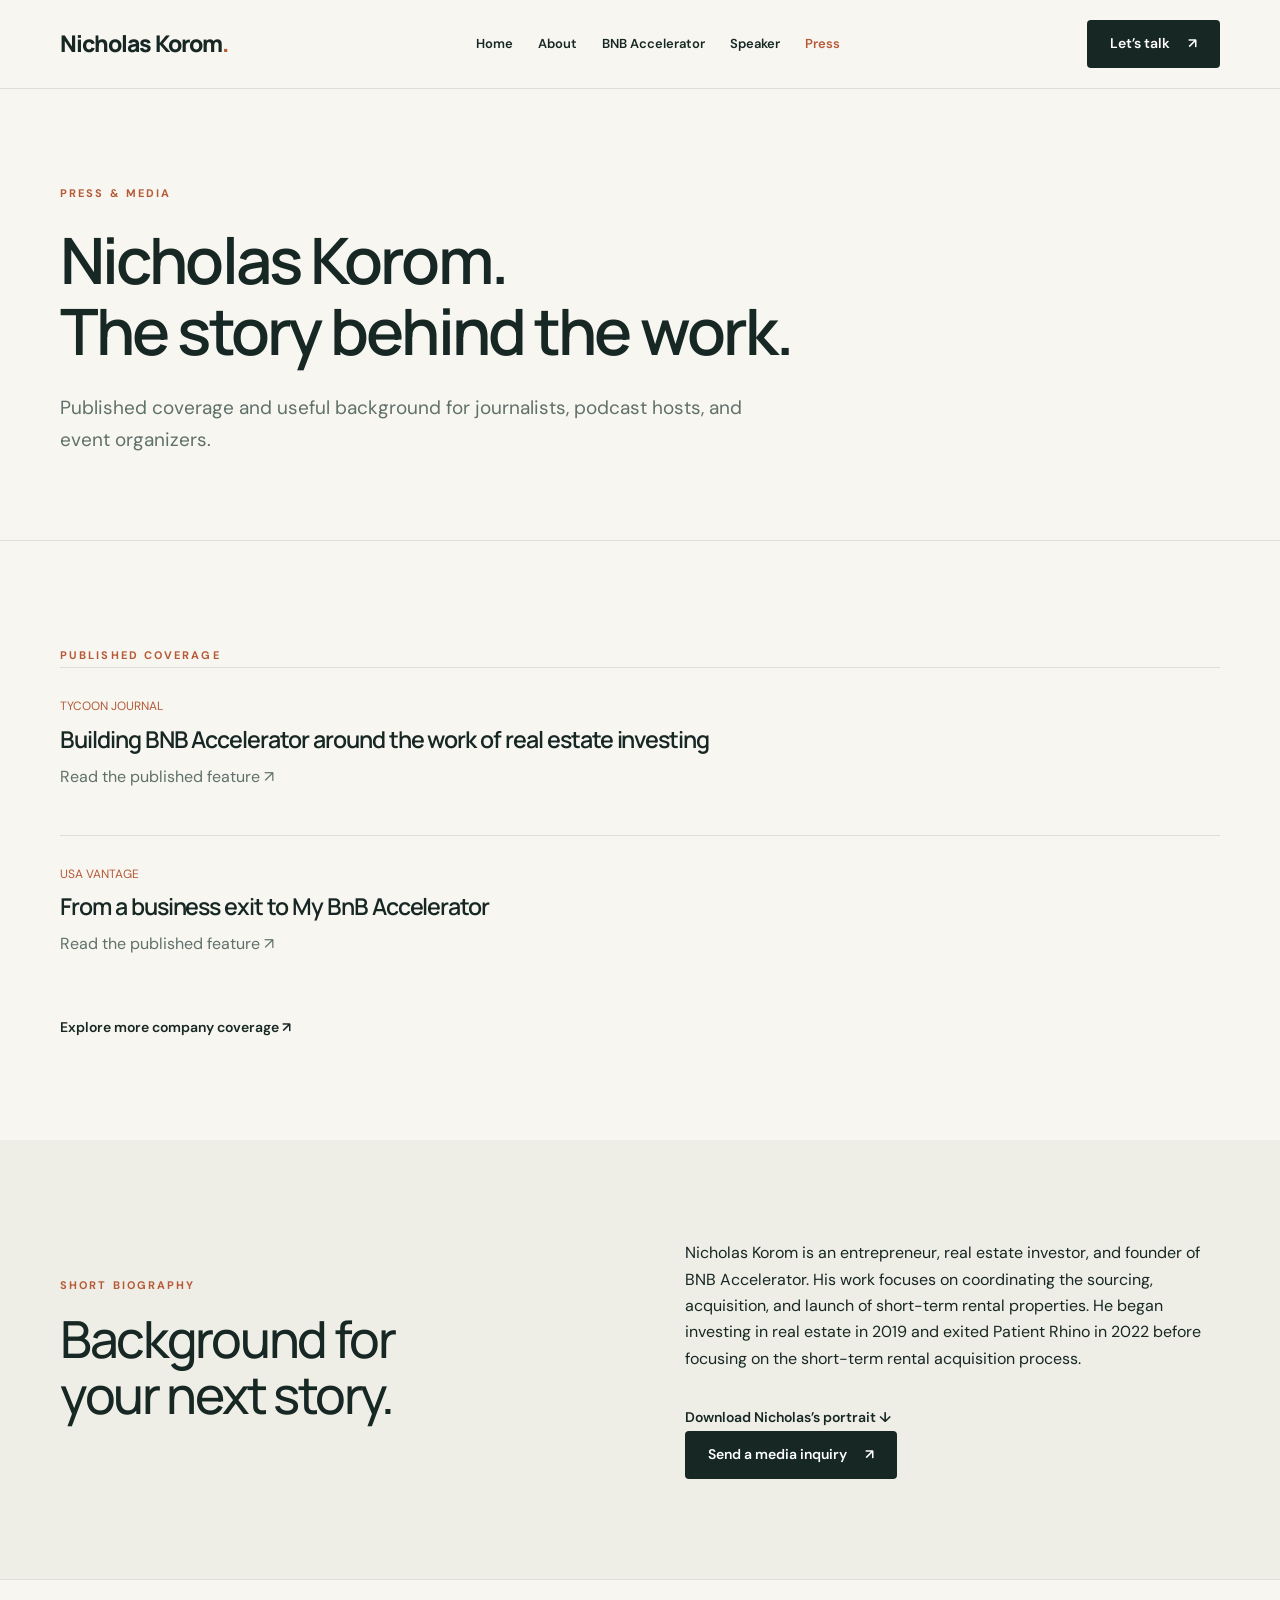
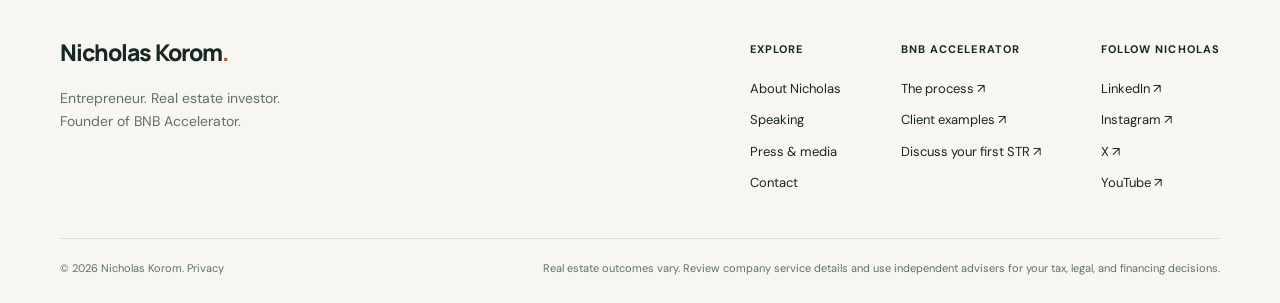
<file: press-media/index.html>
<!doctype html><html lang="en"><head><meta charset="utf-8"><meta name="viewport" content="width=device-width,initial-scale=1"><title>Nicholas Korom Press &amp; Media | Biography and Coverage</title><meta name="description" content="Find published Nicholas Korom coverage, a short biography, a downloadable portrait, and the media inquiry path."><link rel="canonical" href="https://www.nickkorom.com/press-media/"><meta property="og:type" content="website"><meta property="og:title" content="Nicholas Korom Press &amp; Media | Biography and Coverage"><meta property="og:description" content="Find published Nicholas Korom coverage, a short biography, a downloadable portrait, and the media inquiry path."><meta property="og:url" content="https://www.nickkorom.com/press-media/"><meta property="og:image" content="https://www.nickkorom.com/assets/nick-speaking.jpg"><meta name="twitter:card" content="summary_large_image"><meta name="theme-color" content="#172724"><link rel="icon" href="/assets/favicon.svg" type="image/svg+xml"><link rel="preconnect" href="https://fonts.googleapis.com"><link rel="preconnect" href="https://fonts.gstatic.com" crossorigin><link rel="stylesheet" href="/assets/site.css"><script type="application/ld+json">{"@context": "https://schema.org", "@graph": [{"@type": "Person", "@id": "https://www.nickkorom.com/#nicholas-korom", "name": "Nicholas Korom", "alternateName": "Nick Korom", "url": "https://www.nickkorom.com/", "image": "https://www.nickkorom.com/assets/nick-portrait.jpeg", "jobTitle": "Founder", "worksFor": {"@type": "Organization", "name": "BNB Accelerator", "url": "https://www.bnbaccelerator.com"}, "sameAs": ["https://www.linkedin.com/in/nickkorom/", "https://www.instagram.com/nicholaskorom/", "https://x.com/NicholasKorom"]}, {"@type": "WebSite", "@id": "https://www.nickkorom.com/#website", "name": "Nicholas Korom", "url": "https://www.nickkorom.com/"}, {"@type": "WebPage", "name": "Nicholas Korom Press & Media | Biography and Coverage", "description": "Find published Nicholas Korom coverage, a short biography, a downloadable portrait, and the media inquiry path.", "url": "https://www.nickkorom.com/press-media/", "isPartOf": {"@id": "https://www.nickkorom.com/#website"}, "about": {"@id": "https://www.nickkorom.com/#nicholas-korom"}}]}</script></head><body><a class="skip" href="#main">Skip to content</a><header><div class="wrap"><a class="brand" href="/">Nicholas Korom<span>.</span></a><nav aria-label="Main navigation"><a href="/" >Home</a><a href="/about/" >About</a><a href="/bnb-accelerator/" >BNB Accelerator</a><a href="/speaker/" >Speaker</a><a href="/press-media/" aria-current="page">Press</a></nav><a class="btn " href="/contact/">Let’s talk <span aria-hidden="true">↗</span></a><details class="mobile-menu"><summary>Menu ☰</summary><nav aria-label="Mobile navigation"><a href="/" >Home</a><a href="/about/" >About</a><a href="/bnb-accelerator/" >BNB Accelerator</a><a href="/speaker/" >Speaker</a><a href="/press-media/" aria-current="page">Press</a><a href="/contact/">Contact</a></nav></details></div></header><main id="main"><section class="page-hero"><div class="wrap"><span class="eyebrow">Press & media</span><h1>Nicholas Korom.<br>The story behind the work.</h1><p>Published coverage and useful background for journalists, podcast hosts, and event organizers.</p></div></section><section class="section "><div class="wrap"><span class="eyebrow">Published coverage</span><a class="resource" href="https://tycoonjournal.com/how-nicholas-korom-built-my-bnb-accelerator-around-the-part-of-real-estate-investing-nobody-wants-to-do/"><span class="tag">TYCOON JOURNAL</span><h3>Building BNB Accelerator around the work of real estate investing</h3><p>Read the published feature ↗</p></a><a class="resource" href="https://usavantage.com/how-nicholas-korom-turned-a-business-exit-into-my-bnb-accelerator/"><span class="tag">USA VANTAGE</span><h3>From a business exit to My BnB Accelerator</h3><p>Read the published feature ↗</p></a><a class="text-link" href="https://www.bnbaccelerator.com/#press">Explore more company coverage ↗</a></div></section><section class="section alt"><div class="wrap"><div class="split"><div><span class="eyebrow">Short biography</span><h2>Background for<br>your next story.</h2></div><div><p>Nicholas Korom is an entrepreneur, real estate investor, and founder of BNB Accelerator. His work focuses on coordinating the sourcing, acquisition, and launch of short-term rental properties. He began investing in real estate in 2019 and exited Patient Rhino in 2022 before focusing on the short-term rental acquisition process.</p><a class="text-link" href="/assets/nick-portrait.jpeg" download="nicholas-korom-portrait.jpeg">Download Nicholas’s portrait ↓</a><br><a class="btn " href="https://www.nickkorom.com/contact/">Send a media inquiry <span aria-hidden="true">↗</span></a></div></div></div></section></main><footer><div class="wrap"><div class="footer-top"><div><a class="brand" href="/">Nicholas Korom<span>.</span></a><p>Entrepreneur. Real estate investor.<br>Founder of BNB Accelerator.</p></div><div class="footer-links"><div><strong>Explore</strong><a href="/about/">About Nicholas</a><a href="/speaker/">Speaking</a><a href="/press-media/">Press & media</a><a href="/contact/">Contact</a></div><div><strong>BNB Accelerator</strong><a href="https://www.bnbaccelerator.com/how-it-works/">The process ↗</a><a href="https://www.bnbaccelerator.com/case-studies/">Client examples ↗</a><a href="https://www.bnbaccelerator.com/apply/">Discuss your first STR ↗</a></div><div><strong>Follow Nicholas</strong><a href="https://www.linkedin.com/in/nickkorom/">LinkedIn ↗</a><a href="https://www.instagram.com/nicholaskorom/">Instagram ↗</a><a href="https://x.com/NicholasKorom">X ↗</a><a href="https://www.youtube.com/@mybnbaccelerator">YouTube ↗</a></div></div></div><div class="footer-bottom"><span>© 2026 Nicholas Korom. <a href="/privacy-policy/">Privacy</a></span><span>Real estate outcomes vary. Review company service details and use independent advisers for your tax, legal, and financing decisions.</span></div></div></footer></body></html>
</file>
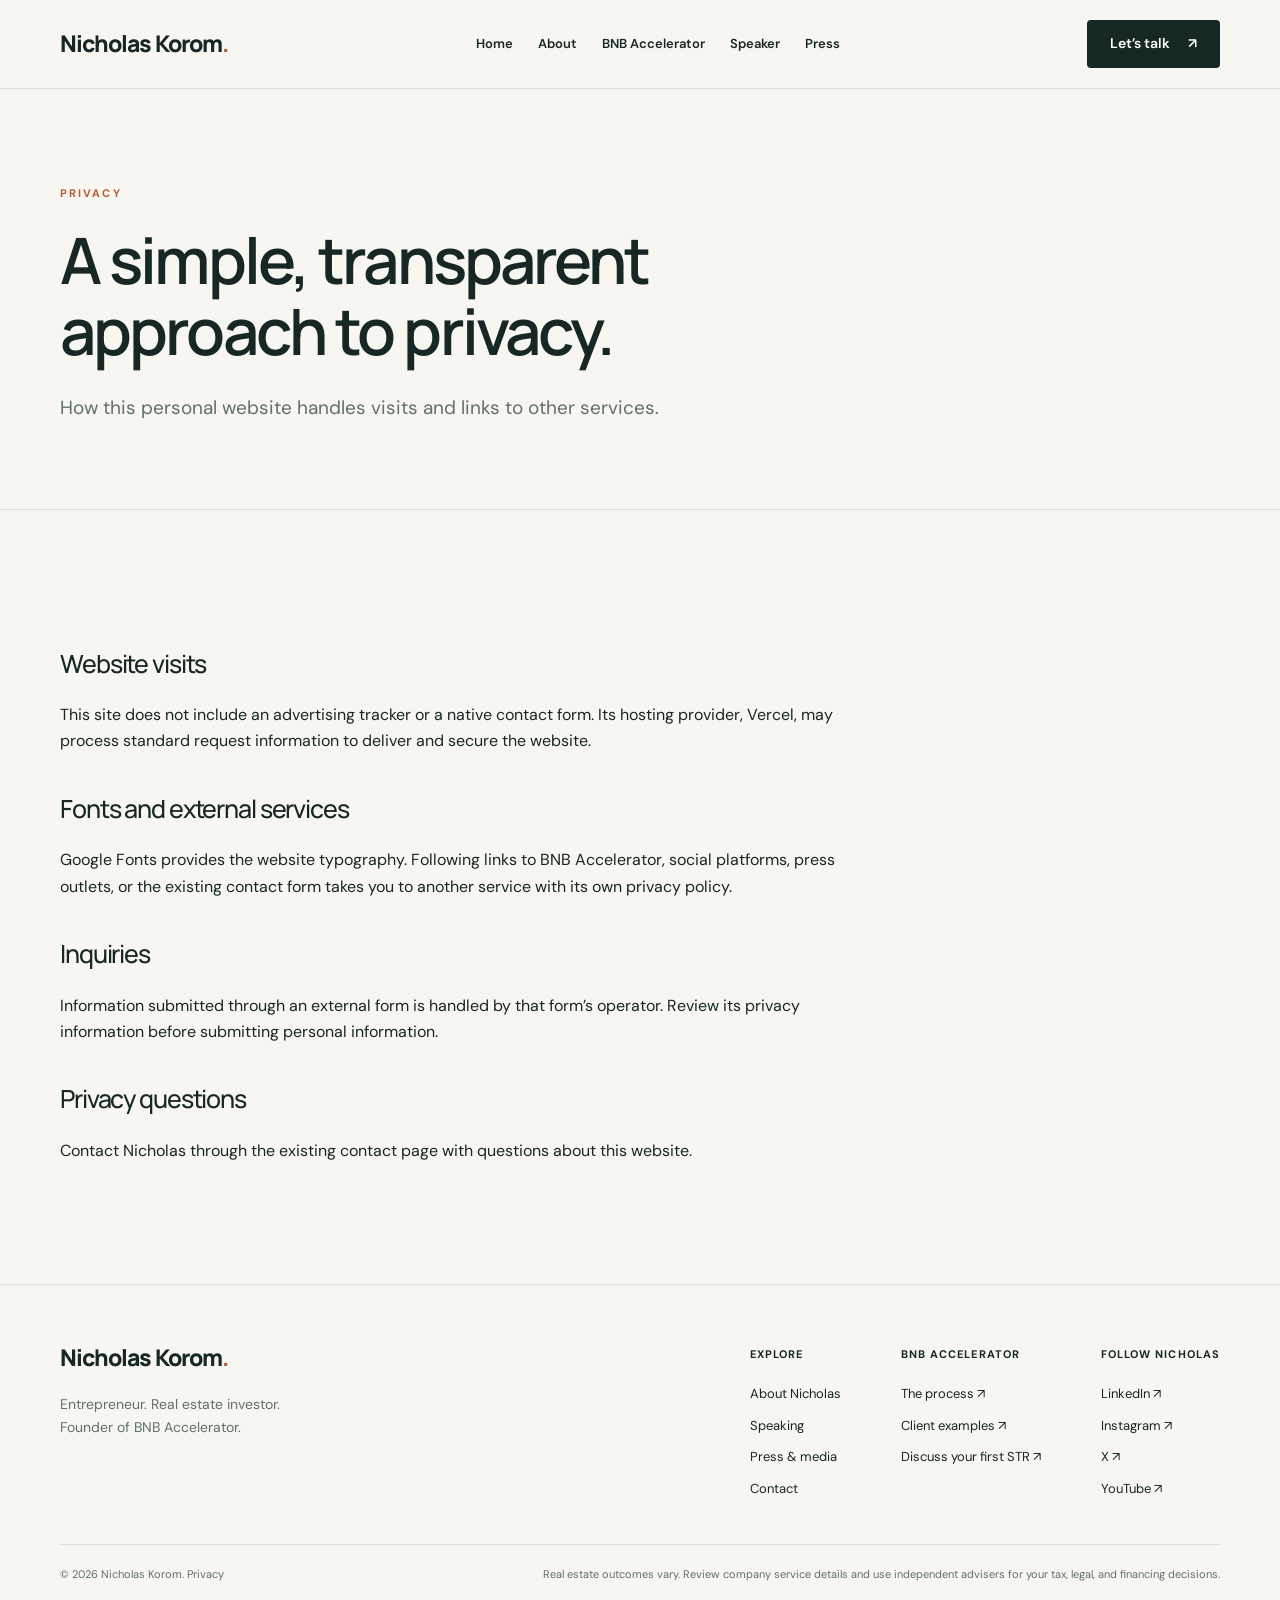
<file: privacy-policy/index.html>
<!doctype html><html lang="en"><head><meta charset="utf-8"><meta name="viewport" content="width=device-width,initial-scale=1"><title>Privacy | Nicholas Korom</title><meta name="description" content="Privacy information for Nicholas Korom’s personal website, hosting, typography, and external inquiry services."><link rel="canonical" href="https://www.nickkorom.com/privacy-policy/"><meta property="og:type" content="website"><meta property="og:title" content="Privacy | Nicholas Korom"><meta property="og:description" content="Privacy information for Nicholas Korom’s personal website, hosting, typography, and external inquiry services."><meta property="og:url" content="https://www.nickkorom.com/privacy-policy/"><meta property="og:image" content="https://www.nickkorom.com/assets/nick-speaking.jpg"><meta name="twitter:card" content="summary_large_image"><meta name="theme-color" content="#172724"><link rel="icon" href="/assets/favicon.svg" type="image/svg+xml"><link rel="preconnect" href="https://fonts.googleapis.com"><link rel="preconnect" href="https://fonts.gstatic.com" crossorigin><link rel="stylesheet" href="/assets/site.css"><script type="application/ld+json">{"@context": "https://schema.org", "@graph": [{"@type": "Person", "@id": "https://www.nickkorom.com/#nicholas-korom", "name": "Nicholas Korom", "alternateName": "Nick Korom", "url": "https://www.nickkorom.com/", "image": "https://www.nickkorom.com/assets/nick-portrait.jpeg", "jobTitle": "Founder", "worksFor": {"@type": "Organization", "name": "BNB Accelerator", "url": "https://www.bnbaccelerator.com"}, "sameAs": ["https://www.linkedin.com/in/nickkorom/", "https://www.instagram.com/nicholaskorom/", "https://x.com/NicholasKorom"]}, {"@type": "WebSite", "@id": "https://www.nickkorom.com/#website", "name": "Nicholas Korom", "url": "https://www.nickkorom.com/"}, {"@type": "WebPage", "name": "Privacy | Nicholas Korom", "description": "Privacy information for Nicholas Korom\u2019s personal website, hosting, typography, and external inquiry services.", "url": "https://www.nickkorom.com/privacy-policy/", "isPartOf": {"@id": "https://www.nickkorom.com/#website"}, "about": {"@id": "https://www.nickkorom.com/#nicholas-korom"}}]}</script></head><body><a class="skip" href="#main">Skip to content</a><header><div class="wrap"><a class="brand" href="/">Nicholas Korom<span>.</span></a><nav aria-label="Main navigation"><a href="/" >Home</a><a href="/about/" >About</a><a href="/bnb-accelerator/" >BNB Accelerator</a><a href="/speaker/" >Speaker</a><a href="/press-media/" >Press</a></nav><a class="btn " href="/contact/">Let’s talk <span aria-hidden="true">↗</span></a><details class="mobile-menu"><summary>Menu ☰</summary><nav aria-label="Mobile navigation"><a href="/" >Home</a><a href="/about/" >About</a><a href="/bnb-accelerator/" >BNB Accelerator</a><a href="/speaker/" >Speaker</a><a href="/press-media/" >Press</a><a href="/contact/">Contact</a></nav></details></div></header><main id="main"><section class="page-hero"><div class="wrap"><span class="eyebrow">Privacy</span><h1>A simple, transparent<br>approach to privacy.</h1><p>How this personal website handles visits and links to other services.</p></div></section><section class="section "><div class="wrap"><div class="legal"><h2>Website visits</h2><p>This site does not include an advertising tracker or a native contact form. Its hosting provider, Vercel, may process standard request information to deliver and secure the website.</p><h2>Fonts and external services</h2><p>Google Fonts provides the website typography. Following links to BNB Accelerator, social platforms, press outlets, or the existing contact form takes you to another service with its own privacy policy.</p><h2>Inquiries</h2><p>Information submitted through an external form is handled by that form’s operator. Review its privacy information before submitting personal information.</p><h2>Privacy questions</h2><p>Contact Nicholas through the <a href="https://www.nickkorom.com/contact/">existing contact page</a> with questions about this website.</p></div></div></section></main><footer><div class="wrap"><div class="footer-top"><div><a class="brand" href="/">Nicholas Korom<span>.</span></a><p>Entrepreneur. Real estate investor.<br>Founder of BNB Accelerator.</p></div><div class="footer-links"><div><strong>Explore</strong><a href="/about/">About Nicholas</a><a href="/speaker/">Speaking</a><a href="/press-media/">Press & media</a><a href="/contact/">Contact</a></div><div><strong>BNB Accelerator</strong><a href="https://www.bnbaccelerator.com/how-it-works/">The process ↗</a><a href="https://www.bnbaccelerator.com/case-studies/">Client examples ↗</a><a href="https://www.bnbaccelerator.com/apply/">Discuss your first STR ↗</a></div><div><strong>Follow Nicholas</strong><a href="https://www.linkedin.com/in/nickkorom/">LinkedIn ↗</a><a href="https://www.instagram.com/nicholaskorom/">Instagram ↗</a><a href="https://x.com/NicholasKorom">X ↗</a><a href="https://www.youtube.com/@mybnbaccelerator">YouTube ↗</a></div></div></div><div class="footer-bottom"><span>© 2026 Nicholas Korom. <a href="/privacy-policy/">Privacy</a></span><span>Real estate outcomes vary. Review company service details and use independent advisers for your tax, legal, and financing decisions.</span></div></div></footer></body></html>
</file>
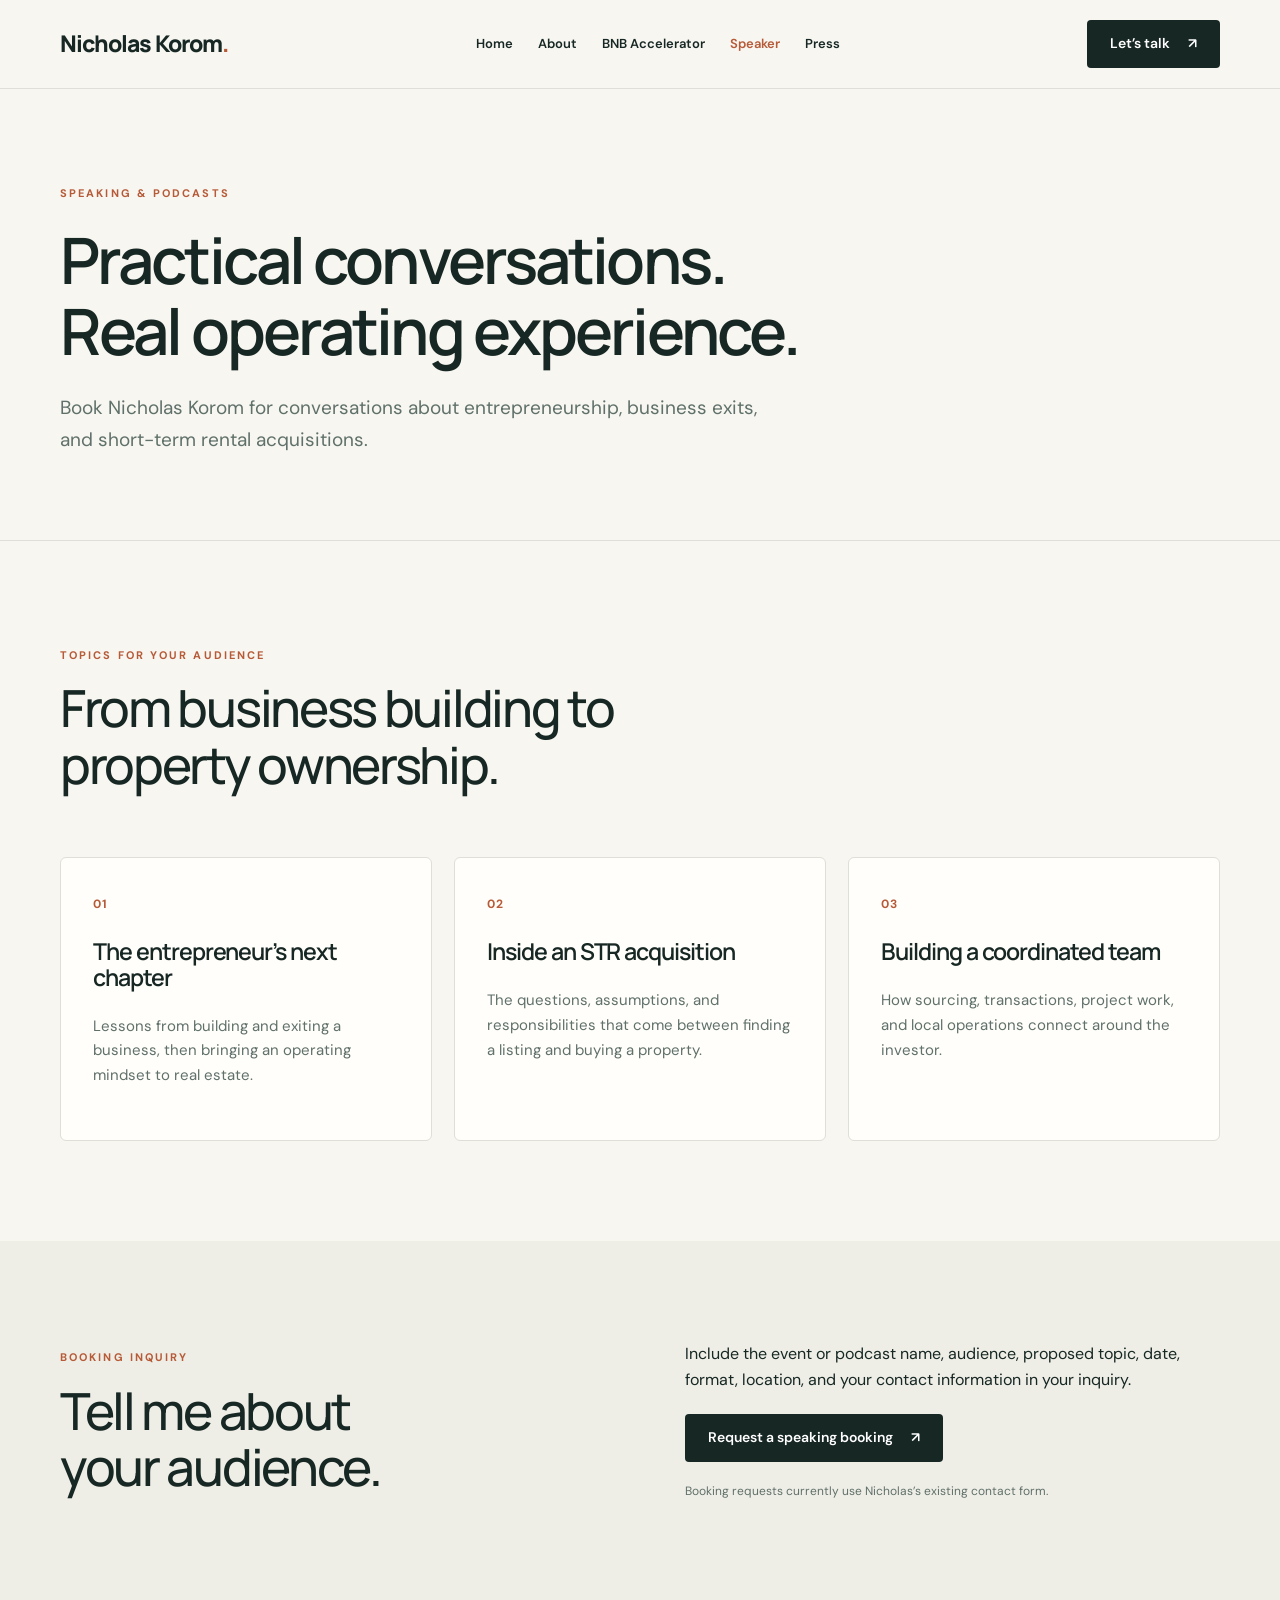
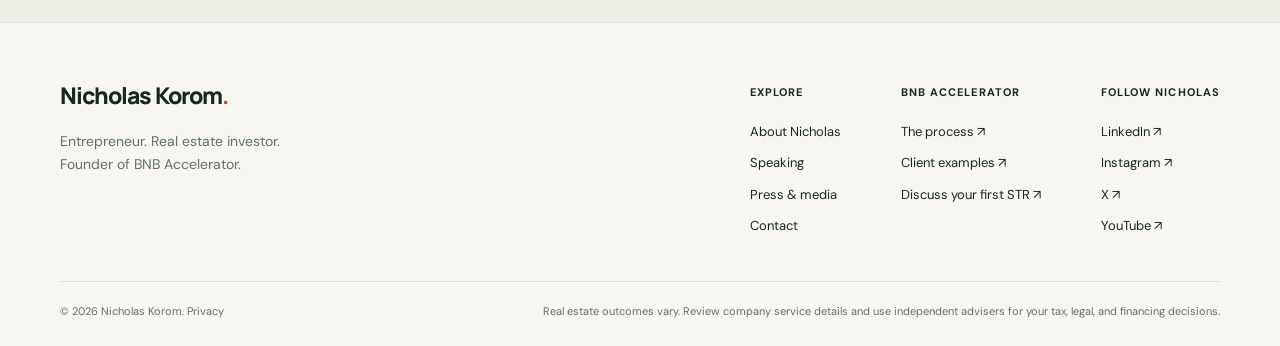
<file: speaker/index.html>
<!doctype html><html lang="en"><head><meta charset="utf-8"><meta name="viewport" content="width=device-width,initial-scale=1"><title>Book Nicholas Korom | Speaking &amp; Podcast Inquiries</title><meta name="description" content="Invite Nicholas Korom to discuss entrepreneurship, business exits, and the practical work of short-term rental acquisitions."><link rel="canonical" href="https://www.nickkorom.com/speaker/"><meta property="og:type" content="website"><meta property="og:title" content="Book Nicholas Korom | Speaking &amp; Podcast Inquiries"><meta property="og:description" content="Invite Nicholas Korom to discuss entrepreneurship, business exits, and the practical work of short-term rental acquisitions."><meta property="og:url" content="https://www.nickkorom.com/speaker/"><meta property="og:image" content="https://www.nickkorom.com/assets/nick-speaking.jpg"><meta name="twitter:card" content="summary_large_image"><meta name="theme-color" content="#172724"><link rel="icon" href="/assets/favicon.svg" type="image/svg+xml"><link rel="preconnect" href="https://fonts.googleapis.com"><link rel="preconnect" href="https://fonts.gstatic.com" crossorigin><link rel="stylesheet" href="/assets/site.css"><script type="application/ld+json">{"@context": "https://schema.org", "@graph": [{"@type": "Person", "@id": "https://www.nickkorom.com/#nicholas-korom", "name": "Nicholas Korom", "alternateName": "Nick Korom", "url": "https://www.nickkorom.com/", "image": "https://www.nickkorom.com/assets/nick-portrait.jpeg", "jobTitle": "Founder", "worksFor": {"@type": "Organization", "name": "BNB Accelerator", "url": "https://www.bnbaccelerator.com"}, "sameAs": ["https://www.linkedin.com/in/nickkorom/", "https://www.instagram.com/nicholaskorom/", "https://x.com/NicholasKorom"]}, {"@type": "WebSite", "@id": "https://www.nickkorom.com/#website", "name": "Nicholas Korom", "url": "https://www.nickkorom.com/"}, {"@type": "WebPage", "name": "Book Nicholas Korom | Speaking & Podcast Inquiries", "description": "Invite Nicholas Korom to discuss entrepreneurship, business exits, and the practical work of short-term rental acquisitions.", "url": "https://www.nickkorom.com/speaker/", "isPartOf": {"@id": "https://www.nickkorom.com/#website"}, "about": {"@id": "https://www.nickkorom.com/#nicholas-korom"}}]}</script></head><body><a class="skip" href="#main">Skip to content</a><header><div class="wrap"><a class="brand" href="/">Nicholas Korom<span>.</span></a><nav aria-label="Main navigation"><a href="/" >Home</a><a href="/about/" >About</a><a href="/bnb-accelerator/" >BNB Accelerator</a><a href="/speaker/" aria-current="page">Speaker</a><a href="/press-media/" >Press</a></nav><a class="btn " href="/contact/">Let’s talk <span aria-hidden="true">↗</span></a><details class="mobile-menu"><summary>Menu ☰</summary><nav aria-label="Mobile navigation"><a href="/" >Home</a><a href="/about/" >About</a><a href="/bnb-accelerator/" >BNB Accelerator</a><a href="/speaker/" aria-current="page">Speaker</a><a href="/press-media/" >Press</a><a href="/contact/">Contact</a></nav></details></div></header><main id="main"><section class="page-hero"><div class="wrap"><span class="eyebrow">Speaking & podcasts</span><h1>Practical conversations.<br>Real operating experience.</h1><p>Book Nicholas Korom for conversations about entrepreneurship, business exits, and short-term rental acquisitions.</p></div></section><section class="section "><div class="wrap"><div class="section-title"><div><span class="eyebrow">Topics for your audience</span><h2>From business building to property ownership.</h2></div><p></p></div><div class="grid"><article class="card"><span class="num">01</span><h3>The entrepreneur’s next chapter</h3><p>Lessons from building and exiting a business, then bringing an operating mindset to real estate.</p></article><article class="card"><span class="num">02</span><h3>Inside an STR acquisition</h3><p>The questions, assumptions, and responsibilities that come between finding a listing and buying a property.</p></article><article class="card"><span class="num">03</span><h3>Building a coordinated team</h3><p>How sourcing, transactions, project work, and local operations connect around the investor.</p></article></div></div></section><section class="section alt"><div class="wrap"><div class="split"><div><span class="eyebrow">Booking inquiry</span><h2>Tell me about<br>your audience.</h2></div><div><p>Include the event or podcast name, audience, proposed topic, date, format, location, and your contact information in your inquiry.</p><a class="btn " href="https://www.nickkorom.com/contact/">Request a speaking booking <span aria-hidden="true">↗</span></a><p class="small-note" style="margin-top:20px">Booking requests currently use Nicholas’s existing contact form.</p></div></div></div></section></main><footer><div class="wrap"><div class="footer-top"><div><a class="brand" href="/">Nicholas Korom<span>.</span></a><p>Entrepreneur. Real estate investor.<br>Founder of BNB Accelerator.</p></div><div class="footer-links"><div><strong>Explore</strong><a href="/about/">About Nicholas</a><a href="/speaker/">Speaking</a><a href="/press-media/">Press & media</a><a href="/contact/">Contact</a></div><div><strong>BNB Accelerator</strong><a href="https://www.bnbaccelerator.com/how-it-works/">The process ↗</a><a href="https://www.bnbaccelerator.com/case-studies/">Client examples ↗</a><a href="https://www.bnbaccelerator.com/apply/">Discuss your first STR ↗</a></div><div><strong>Follow Nicholas</strong><a href="https://www.linkedin.com/in/nickkorom/">LinkedIn ↗</a><a href="https://www.instagram.com/nicholaskorom/">Instagram ↗</a><a href="https://x.com/NicholasKorom">X ↗</a><a href="https://www.youtube.com/@mybnbaccelerator">YouTube ↗</a></div></div></div><div class="footer-bottom"><span>© 2026 Nicholas Korom. <a href="/privacy-policy/">Privacy</a></span><span>Real estate outcomes vary. Review company service details and use independent advisers for your tax, legal, and financing decisions.</span></div></div></footer></body></html>
</file>
<file: assets/site.css>
@import url('https://fonts.googleapis.com/css2?family=DM+Sans:wght@400;500;600;700&family=Manrope:wght@400;500;600;700;800&display=swap');
:root{--ink:#172724;--paper:#f7f6f1;--muted:#60706a;--accent:#b65a37;--line:#dedfd7}*{box-sizing:border-box}html{scroll-behavior:smooth;scroll-padding-top:90px}body{margin:0;background:var(--paper);color:var(--ink);font-family:'DM Sans',sans-serif;line-height:1.65}h1,h2,h3,.brand{font-family:Manrope,sans-serif;line-height:1.1;letter-spacing:-.045em}h1{font-size:clamp(3rem,6vw,5.7rem);font-weight:600;margin:20px 0 26px}h2{font-size:clamp(2rem,4vw,3.5rem);font-weight:500;margin:12px 0 25px}h3{font-size:1.45rem;font-weight:600}p{margin:0 0 20px}a{color:inherit;text-decoration:none}a:hover{text-decoration:underline;text-underline-offset:5px}img{display:block;max-width:100%}.wrap{max-width:1240px;margin:auto;padding:0 40px}.skip{position:absolute;top:-70px;left:20px;background:white;padding:10px;z-index:9}.skip:focus{top:10px}:focus-visible{outline:3px solid var(--accent);outline-offset:5px}header{background:var(--paper);border-bottom:1px solid var(--line);position:sticky;top:0;z-index:5}header .wrap{height:88px;display:flex;align-items:center;justify-content:space-between;gap:24px}.brand{font-size:23px;font-weight:800;letter-spacing:-1px}.brand span{color:var(--accent)}nav{display:flex;gap:25px;font-size:13px;font-weight:600}nav a[aria-current]{color:var(--accent)}.btn{display:inline-flex;align-items:center;justify-content:center;gap:18px;padding:14px 23px;border-radius:4px;background:var(--ink);color:white;font-weight:600;font-size:14px;line-height:1.4;min-height:48px}.btn:hover{background:#31473f;text-decoration:none}.btn.light{background:var(--paper);color:var(--ink)}.btn.outline{background:transparent;border:1px solid var(--line);color:var(--ink)}.eyebrow{font-size:11px;font-weight:700;text-transform:uppercase;letter-spacing:.19em;color:var(--accent)}.hero{position:relative;background:var(--ink);color:white;min-height:690px;display:flex;align-items:center;overflow:hidden}.hero>img{position:absolute;width:100%;height:100%;object-fit:cover;object-position:center 28%}.hero:after{content:'';position:absolute;inset:0;background:linear-gradient(90deg,rgba(13,29,24,.93),rgba(13,29,24,.68) 45%,rgba(13,29,24,.05) 85%)}.hero .wrap{position:relative;z-index:1;width:100%;padding-top:80px;padding-bottom:85px}.hero-copy{max-width:680px}.hero h1{font-size:clamp(3rem,5.1vw,4.6rem)}.hero .eyebrow{color:#e1b094}.hero p{max-width:465px;color:#d4dcd6;font-size:17px}.hero .name{font-size:13px;letter-spacing:.04em;color:white;border-left:2px solid #cf875f;padding-left:12px;margin-top:28px}.actions{display:flex;gap:12px;flex-wrap:wrap;margin-top:30px}.text-link{font-weight:600;font-size:14px;display:inline-block;margin-top:14px}.hero .text-link{color:white;padding:14px}.proof-bar{border-bottom:1px solid var(--line)}.proof-bar .wrap{display:flex;align-items:center;justify-content:space-between;gap:30px;padding-top:25px;padding-bottom:25px}.proof-bar small{color:var(--muted)}.proof-bar strong{font-family:Manrope;font-size:22px}.section{padding:100px 0}.section.alt{background:#eeeee6}.section-title{display:flex;justify-content:space-between;gap:60px;align-items:flex-end;margin-bottom:40px}.section-title h2{max-width:680px}.section-title p{max-width:350px;color:var(--muted)}.grid{display:grid;grid-template-columns:repeat(3,1fr);gap:22px}.card{padding:32px;border:1px solid var(--line);border-radius:6px;background:#fffefa}.card .num{font-size:12px;color:var(--accent);font-weight:700;letter-spacing:.12em}.card p{color:var(--muted);font-size:15px}.split{display:grid;grid-template-columns:1fr 1fr;gap:90px;align-items:center}.portrait{width:100%;aspect-ratio:4/5;object-fit:cover;border-radius:5px}.small-note{font-size:12px;color:var(--muted);max-width:650px}.dark{background:var(--ink);color:var(--paper)}.dark p{color:#bdc9c2}.dark .eyebrow{color:#ddb498}.dark .card{background:#213630;border-color:#486057}.dark .card p{color:#bdc9c2}.faq{max-width:850px;margin-top:30px}details{padding:23px 0;border-top:1px solid var(--line)}summary{cursor:pointer;font-weight:600;font-size:18px}details p{margin-top:16px;color:var(--muted);max-width:740px}.page-hero{padding:90px 0 65px;border-bottom:1px solid var(--line)}.page-hero h1{max-width:900px;font-size:clamp(3rem,5vw,4.7rem)}.page-hero p{font-size:19px;max-width:730px;color:var(--muted)}.cta{padding:75px 0}.cta .wrap{display:flex;align-items:center;justify-content:space-between;gap:40px}.cta h2{max-width:650px;margin-bottom:0}footer{padding:60px 0 25px;border-top:1px solid var(--line)}.footer-top{display:flex;justify-content:space-between;gap:40px}.footer-top p{color:var(--muted);font-size:14px;max-width:310px;margin-top:18px}.footer-links{display:flex;gap:60px}.footer-links div{display:flex;flex-direction:column;gap:10px;font-size:13px}.footer-links strong{font-size:11px;text-transform:uppercase;letter-spacing:.1em;margin-bottom:10px}.footer-bottom{margin-top:45px;padding-top:20px;border-top:1px solid var(--line);font-size:11px;color:var(--muted);display:flex;justify-content:space-between;gap:30px}.mobile-menu{display:none}.tag{font-size:12px;color:var(--accent)}.resource{border-top:1px solid var(--line);padding:24px 0;display:block}.resource h3{margin:8px 0 12px}.resource p{color:var(--muted)}.legal{max-width:800px}.legal h2{font-size:25px;margin-top:40px}
@media(max-width:900px){.wrap{padding:0 24px}header nav{gap:13px}header .btn{display:none}.split{gap:40px}.section{padding:70px 0}.grid{gap:12px}.card{padding:24px}.hero{min-height:650px}.hero-copy{max-width:520px}.section-title{gap:30px}.footer-links{gap:30px}}
@media(max-width:650px){header .wrap{height:74px}header nav{display:none}.mobile-menu{display:block}.mobile-menu summary{font-size:13px;list-style:none}.mobile-menu{padding:0;border:0}.mobile-menu nav{position:absolute;left:0;right:0;top:74px;background:var(--paper);padding:25px;flex-direction:column;border-bottom:1px solid var(--line)}.mobile-menu[open] nav{display:flex}.brand{font-size:21px}.hero{min-height:660px}.hero>img{object-position:60% center}.hero:after{background:linear-gradient(90deg,rgba(13,29,24,.88),rgba(13,29,24,.5))}.hero .wrap{padding-top:65px;padding-bottom:65px}.hero h1{font-size:46px}.hero p{font-size:16px}.proof-bar .wrap{display:grid;grid-template-columns:1fr 1fr;gap:20px}.proof-bar .label{grid-column:1/-1}.proof-bar strong{font-size:20px}.section-title,.cta .wrap,.footer-top{display:block}.grid,.split{grid-template-columns:1fr}.split{gap:35px}.portrait{max-height:520px}.section{padding:58px 0}.section-title{margin-bottom:25px}.section-title p{max-width:none}.footer-links{margin-top:30px;flex-wrap:wrap}.footer-bottom{display:block}.cta .btn{margin-top:25px}.page-hero{padding:60px 0 40px}.page-hero h1{font-size:42px}.actions .btn{padding:14px 18px}.card{padding:27px}}
@media(prefers-reduced-motion:reduce){html{scroll-behavior:auto}}
</file>
